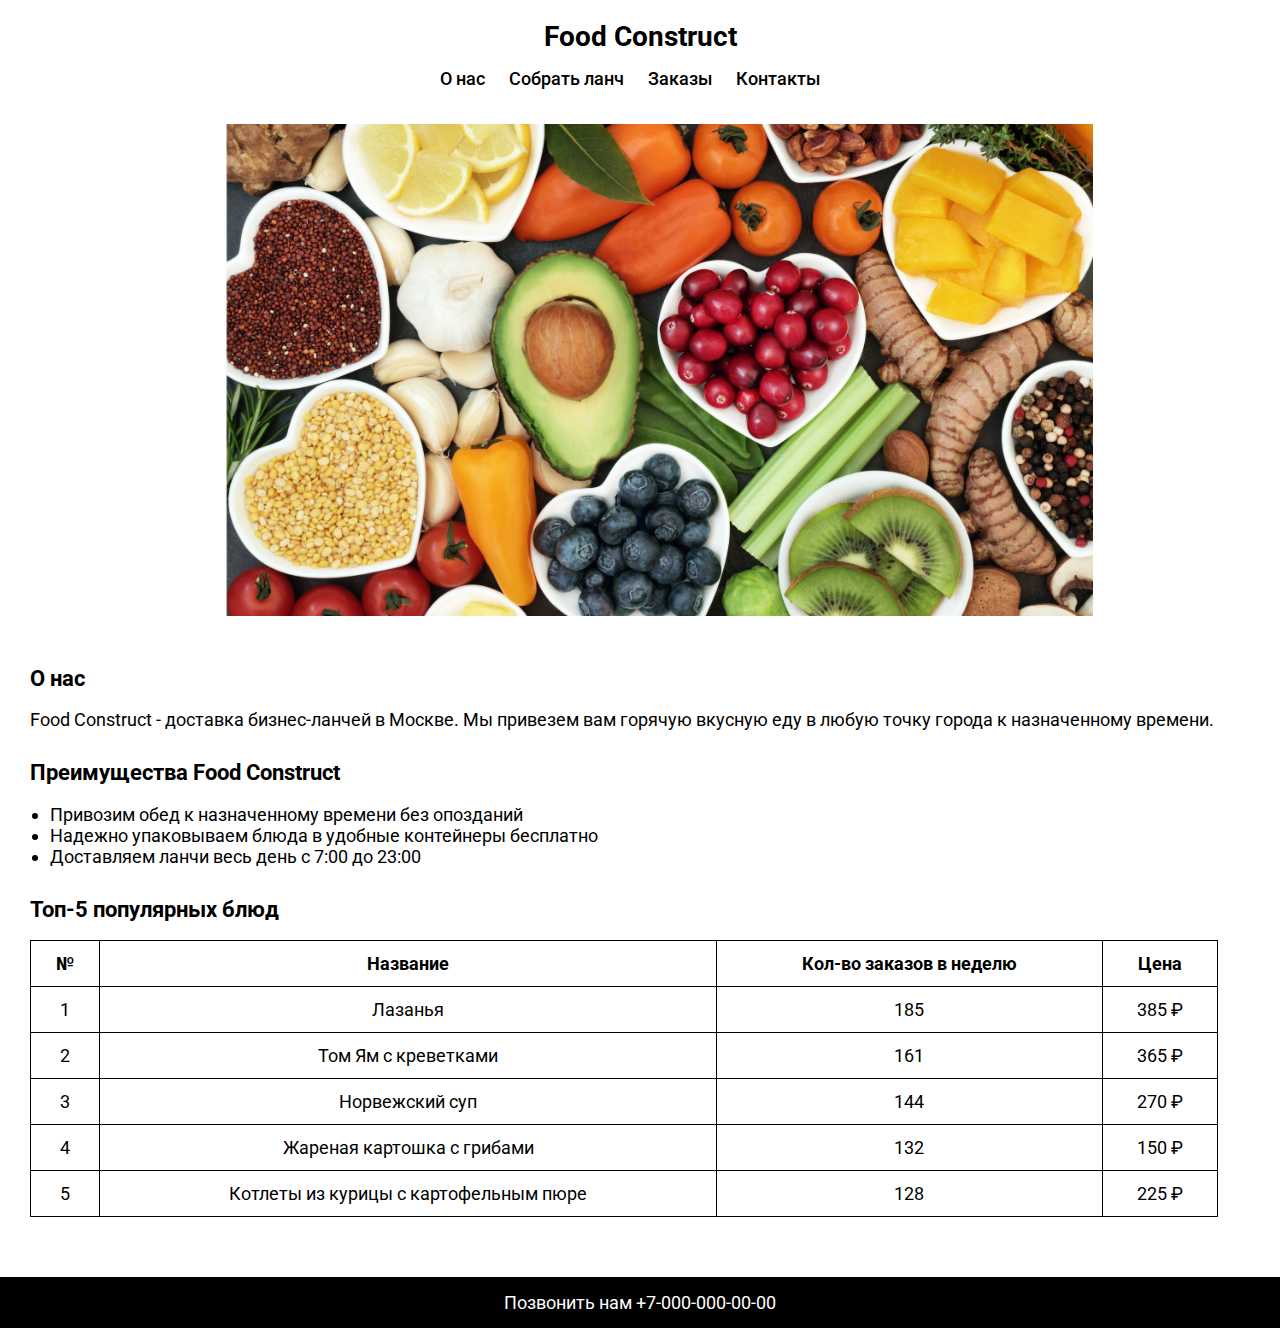
<file: index.html>
<!DOCTYPE html>
<html lang="ru">
<head>
    <meta charset="UTF-8">
    <title>Food Construct</title>
    <style>
        @import url('https://fonts.googleapis.com/css2?family=Roboto:ital,wght@0,100..900;1,100..900&display=swap');

        * {
            box-sizing: border-box;
        }

        body {
            font-family: "Roboto", sans-serif;
            margin: 0;
            font-size: 18px;  
        }

        main{
            padding-left: 30px; /* общий отступ слева */
        }

        header {
            padding: 20px 0;
            text-align: center;
        }
        header h1 {
            margin: 0;
            font-size: 28px; 
        }
        nav {
            margin: 15px 0;
        }

        nav a:hover {
            color: blue;
        }

        nav a {
            margin-right: 20px;
            text-decoration: none;
            color: black;
            font-weight: 500;
            font-size: 18px;
            transition: 0.5s;
        }
        .hero img {
            width: 70%; 
            display: block;
            margin: 0 auto;
        }
        .content {
            padding: 20px 0;
        }
        h2 {
            margin-top: 30px;
            font-size: 22px;
        }
        ul {
            list-style-type: disc;
            padding-left: 20px;
        }
        table {
            width: 95%;
            border-collapse: collapse;
            margin-top: 15px;
        }
        table, th, td {
            border: 1px solid black;
        }
        th, td {
            padding: 12px;
            text-align: center;
            font-size: 18px;
        }
        #footer {
            background: black;
            color: white;
            text-align: left;
            padding: 15px;
            margin-top: 40px;
            margin-left: 0;
            font-size: 18px;
            text-align: center;
        }
    </style>
</head>
<body>
    
    <header>
        <h1>Food Construct</h1>
        <nav>
            <a href="#us">О нас</a>
            <a href="#">Собрать ланч</a>
            <a href="#">Заказы</a>
            <a href="#footer">Контакты</a>
        </nav>
    </header>

    <main>
        <section class="hero">
            <img src="food.jpg" alt="Еда">
        </section>

        <div class="content">
            <h2 id='us'>О нас</h2>
            <p>Food Construct - доставка бизнес-ланчей в Москве. Мы привезем вам горячую вкусную еду в любую точку города к назначенному времени.</p>

            <h2>Преимущества Food Construct</h2>
            <ul>
                <li>Привозим обед к назначенному времени без опозданий</li>
                <li>Надежно упаковываем блюда в удобные контейнеры бесплатно</li>
                <li>Доставляем ланчи весь день с 7:00 до 23:00</li>
            </ul>

            <h2>Топ-5 популярных блюд</h2>
            <table>
                <tr>
                    <th>№</th>
                    <th>Название</th>
                    <th>Кол-во заказов в неделю</th>
                    <th>Цена</th>
                </tr>
                <tr>
                    <td>1</td>
                    <td>Лазанья</td>
                    <td>185</td>
                    <td>385 ₽</td>
                </tr>
                <tr>
                    <td>2</td>
                    <td>Том Ям с креветками</td>
                    <td>161</td>
                    <td>365 ₽</td>
                </tr>
                <tr>
                    <td>3</td>
                    <td>Норвежский суп</td>
                    <td>144</td>
                    <td>270 ₽</td>
                </tr>
                <tr>
                    <td>4</td>
                    <td>Жареная картошка с грибами</td>
                    <td>132</td>
                    <td>150 ₽</td>
                </tr>
                <tr>
                    <td>5</td>
                    <td>Котлеты из курицы с картофельным пюре</td>
                    <td>128</td>
                    <td>225 ₽</td>
                </tr>
            </table>
        </div>
    </main>

    <footer id="footer">
        Позвонить нам +7-000-000-00-00
    </footer>
</body>
</html>
</file>
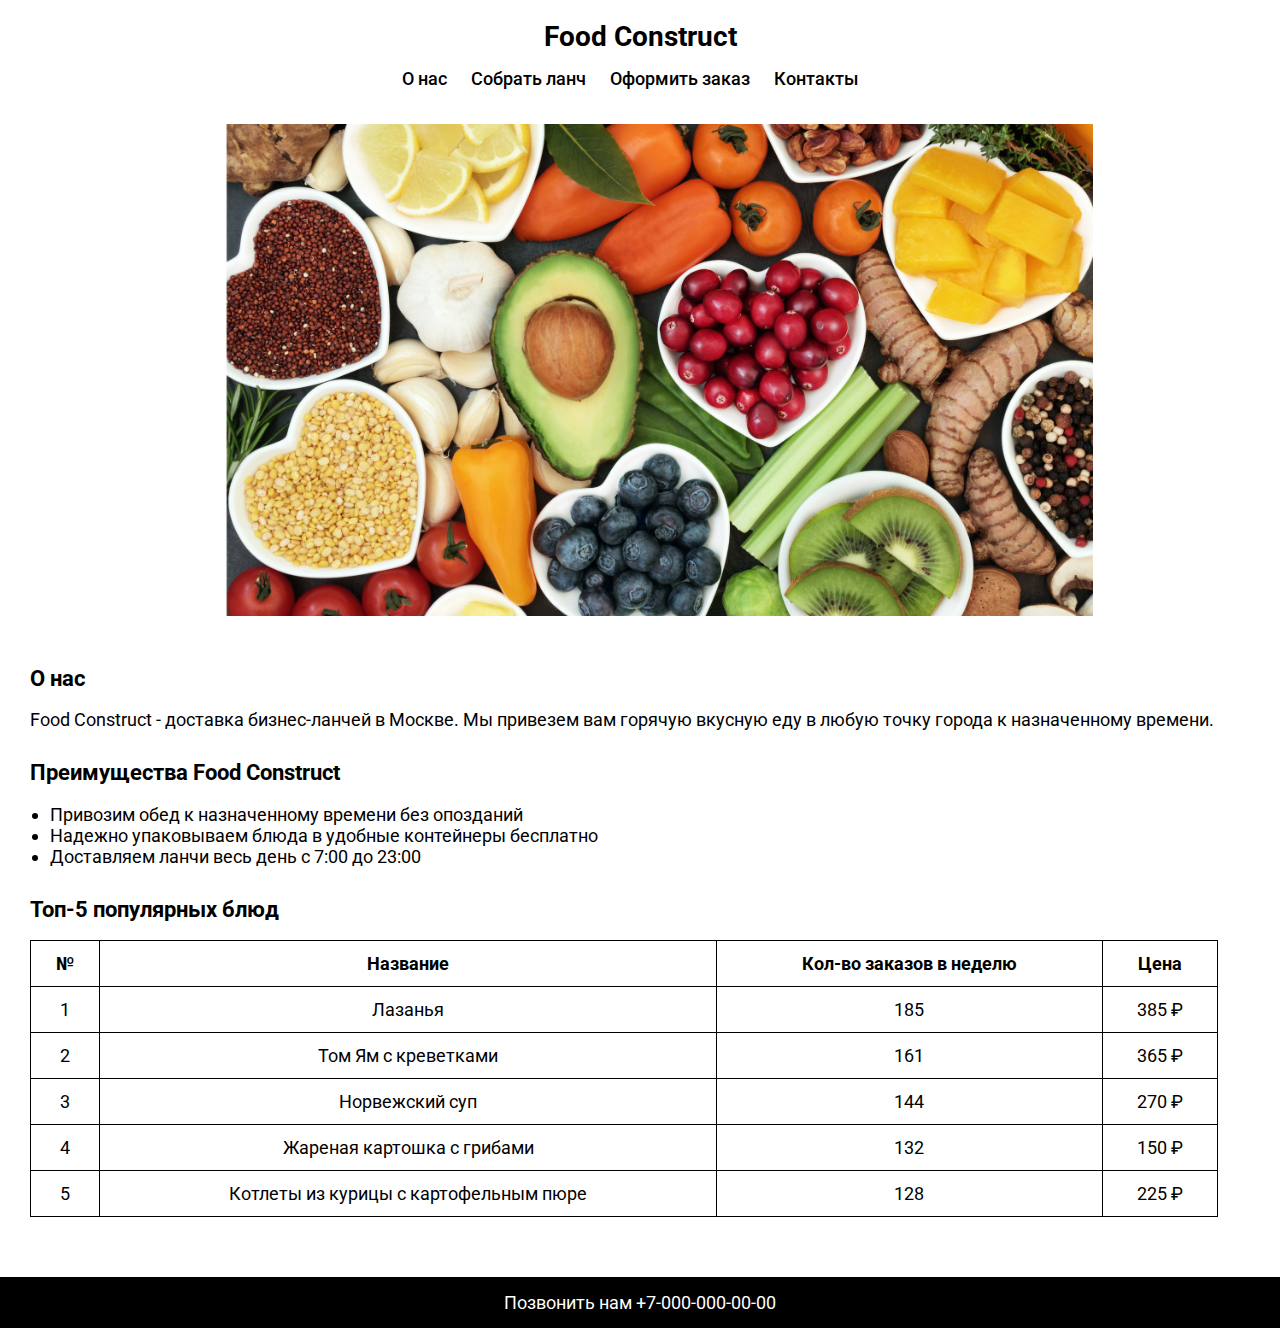
<file: repos/index.html>
<!DOCTYPE html>
<html lang="ru">
<head>
    <meta charset="UTF-8">
    <title>Food Construct</title>
    <style>
        @import url('https://fonts.googleapis.com/css2?family=Roboto:ital,wght@0,100..900;1,100..900&display=swap');
    </style>
    <link rel="stylesheet" href="css/main.css">
</head>
<body>
    
    <header>
        <h1>Food Construct</h1>
        <nav>
            <a href="index.html" id="active">О нас</a>
            <a href="lunch/set-lunch.html">Собрать ланч</a>
            <a href="order-form.html">Оформить заказ</a>
            <a href="#footer">Контакты</a>
        </nav>

    </header>

    <main>
        <section class="hero">
            <img src="images/food.jpg" alt="Еда">
        </section>

        <div class="content">
            <h2 id='us'>О нас</h2>
            <p>Food Construct - доставка бизнес-ланчей в Москве. Мы привезем вам горячую вкусную еду в любую точку города к назначенному времени.</p>

            <h2>Преимущества Food Construct</h2>
            <ul>
                <li>Привозим обед к назначенному времени без опозданий</li>
                <li>Надежно упаковываем блюда в удобные контейнеры бесплатно</li>
                <li>Доставляем ланчи весь день с 7:00 до 23:00</li>
            </ul>

            <h2>Топ-5 популярных блюд</h2>
            <table>
                <tr>
                    <th>№</th>
                    <th>Название</th>
                    <th>Кол-во заказов в неделю</th>
                    <th>Цена</th>
                </tr>
                <tr>
                    <td>1</td>
                    <td>Лазанья</td>
                    <td>185</td>
                    <td>385 ₽</td>
                </tr>
                <tr>
                    <td>2</td>
                    <td>Том Ям с креветками</td>
                    <td>161</td>
                    <td>365 ₽</td>
                </tr>
                <tr>
                    <td>3</td>
                    <td>Норвежский суп</td>
                    <td>144</td>
                    <td>270 ₽</td>
                </tr>
                <tr>
                    <td>4</td>
                    <td>Жареная картошка с грибами</td>
                    <td>132</td>
                    <td>150 ₽</td>
                </tr>
                <tr>
                    <td>5</td>
                    <td>Котлеты из курицы с картофельным пюре</td>
                    <td>128</td>
                    <td>225 ₽</td>
                </tr>
            </table>
        </div>
    </main>

    <footer id="footer">
        Позвонить нам +7-000-000-00-00
    </footer>
</body>
</html>
</file>
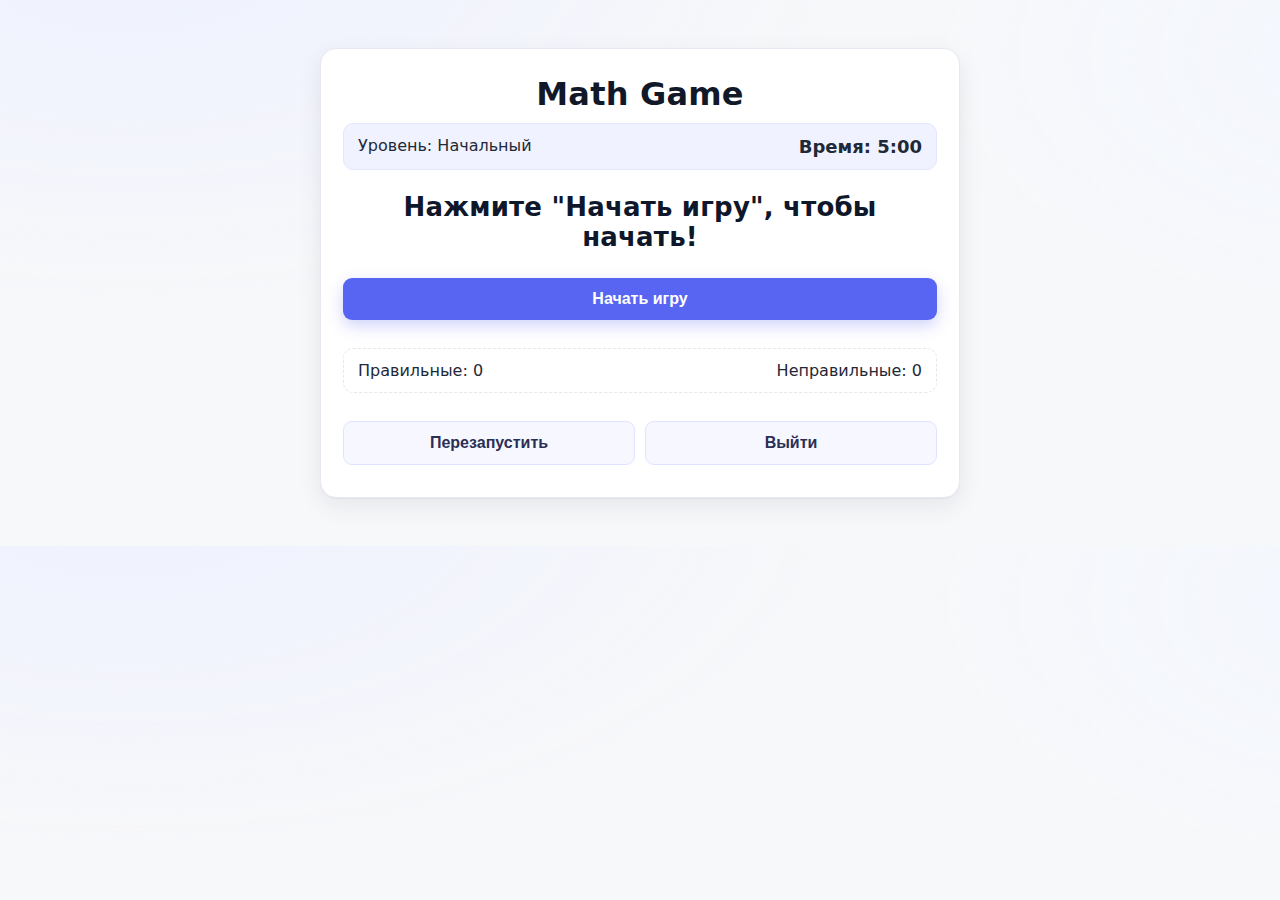
<file: lab 5/game/index.html>
<!DOCTYPE html>
<html lang="ru">
<head>
    <meta charset="UTF-8">
    <meta name="viewport" content="width=device-width, initial-scale=1.0">
    <title>Математическая Игра</title>
    <link rel="stylesheet" href="styles.css">
</head>
<body>
    <div class="game-container" id="gameContainer">
        <h1>Math Game</h1>
        
        <div class="info">
            <div>Уровень: <span id="levelDisplay">Начальный</span></div>
            <div class="timer">Время: <span id="timeLeft">5:00</span></div>
        </div>
        
        <div class="question" id="question">Загрузка...</div>
        
        <button id="startBtn">Начать игру</button>

        <div class="input-container hidden">
            <input type="text" id="answerInput" placeholder="Введите ответ" autocomplete="off">
        </div>
        
        <button class="hidden" id="submitBtn">Отправить</button>
        
        <div class="results">
            <div>Правильные: <span id="correctCount">0</span></div>
            <div>Неправильные: <span id="incorrectCount">0</span></div>
        </div>
        
        <div class="status" id="status"></div>
        
        <div class="level-buttons" id="levelButtons">
            <button id="restartBtn">Перезапустить</button>
            <button id="quitBtn">Выйти</button>
        </div>
        
        <div id="congratulations" class="hidden">
            <h2>Поздравляем!</h2>
            <p id="congratsMessage">Вы успешно завершили игру!</p>
            <button id="playAgainBtn">Играть снова</button>
        </div>
    </div>

    <script src="script.js"></script>
</body>
</html>
</file>
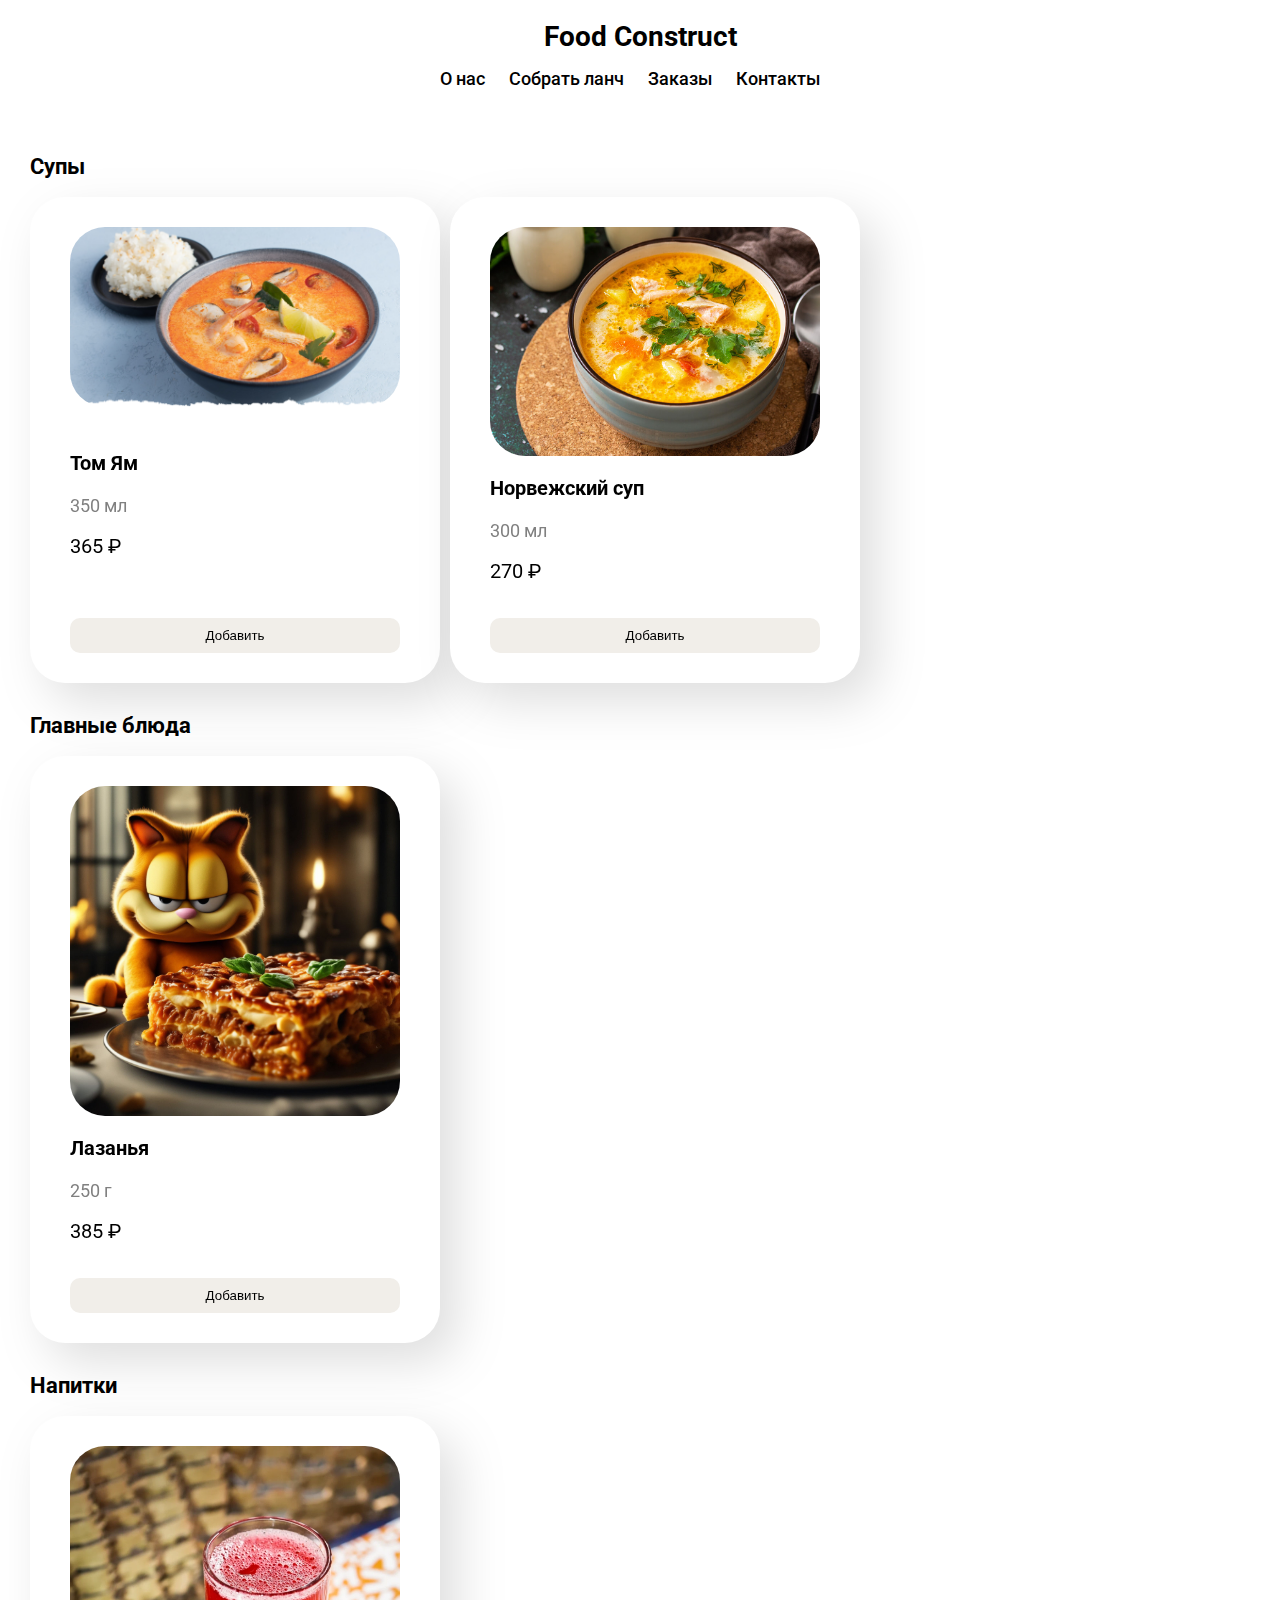
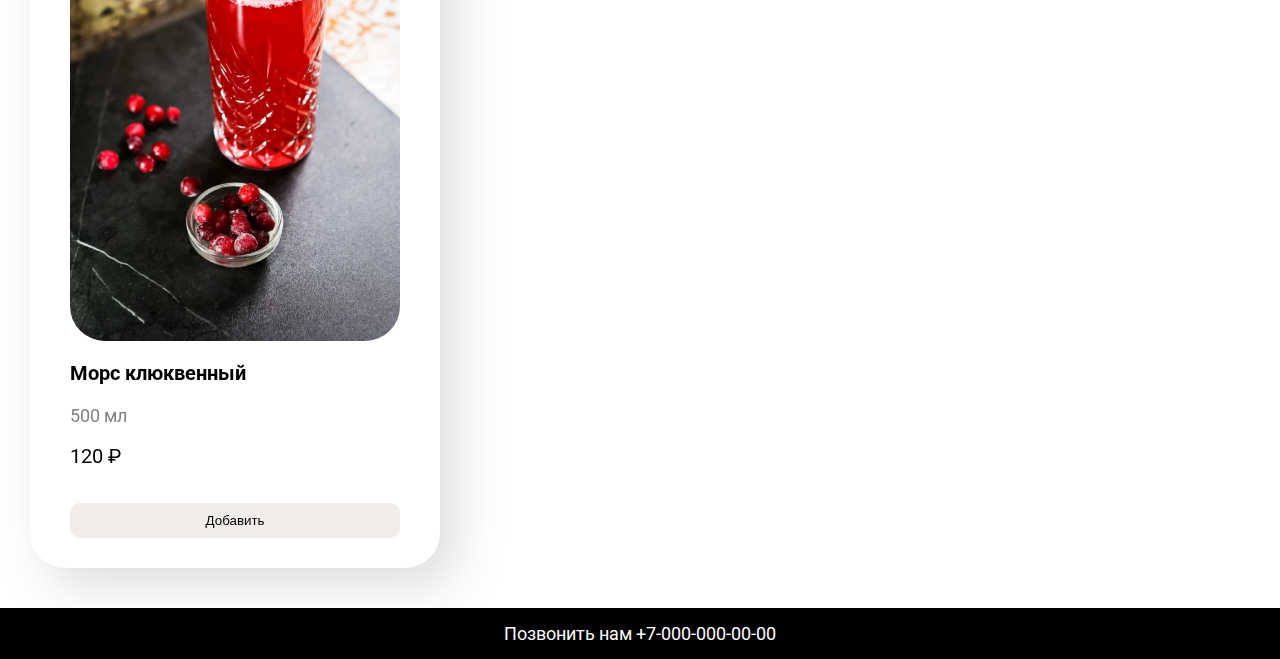
<file: lunch.html>
<!DOCTYPE html>
<html lang="ru">
<head>
    <meta charset="UTF-8">
    <meta name="viewport" content="width=device-width, initial-scale=1.0">
    <title>Собрать ланч - Food Construct</title>
    <link rel="stylesheet" href="css/main.css">
    <link rel="stylesheet" href="css/lunch.css">
    <link href="https://fonts.googleapis.com/css2?family=Roboto:wght@400;500;700&display=swap" rel="stylesheet">
</head>
<body>
    <header>
        <h1>Food Construct</h1>
        <nav>
            <a href="index.html">О нас</a>
            <a href="lunch.html" id="active">Собрать ланч</a>
            <a href="#">Заказы</a>
            <a href="#footer">Контакты</a>
        </nav>
    </header>

    <main>
        <!-- Супы -->
        <section>
            <h2>Супы</h2>
            <div class="dishes-grid">
                <div class="dish">
                    <img src="images/soup1.jpg" alt="Суп">
                    <div class="dish-info">
                        <p class="name">Том Ям</p>
                        <p class="weight">350 мл</p>
                        <p class="price">365 ₽</p>
                    </div>
                    <button>Добавить</button>
                </div>
                <div class="dish">
                    <img src="images/soup2.jpg" alt="Суп">
                    <div class="dish-info">
                        <p class="name">Норвежский суп</p>
                        <p class="weight">300 мл</p>
                        <p class="price">270 ₽</p>
                    </div>
                    <button>Добавить</button>
                </div>
                <!-- ещё блюда -->
            </div>
        </section>

        <!-- Главные блюда -->
        <section>
            <h2>Главные блюда</h2>
            <div class="dishes-grid">
                <div class="dish">
                    <img src="images/main1.jpg" alt="Лазанья">
                    <div class="dish-info">
                        <p class="name">Лазанья</p>
                        <p class="weight">250 г</p>
                        <p class="price">385 ₽</p>
                    </div>
                    <button>Добавить</button>
                </div>
                <!-- ещё блюда -->
            </div>
        </section>

        <!-- Напитки -->
        <section>
            <h2>Напитки</h2>
            <div class="dishes-grid">
                <div class="dish">
                    <img src="images/drink1.jpg" alt="Морс">
                    <div class="dish-info">
                        <p class="name">Морс клюквенный</p>
                        <p class="weight">500 мл</p>
                        <p class="price">120 ₽</p>
                    </div>
                    <button>Добавить</button>
                </div>
                <!-- ещё напитки -->
            </div>
        </section>
    </main>

    <footer id="footer">
        Позвонить нам +7-000-000-00-00
    </footer>
</body>
</html>
</file>
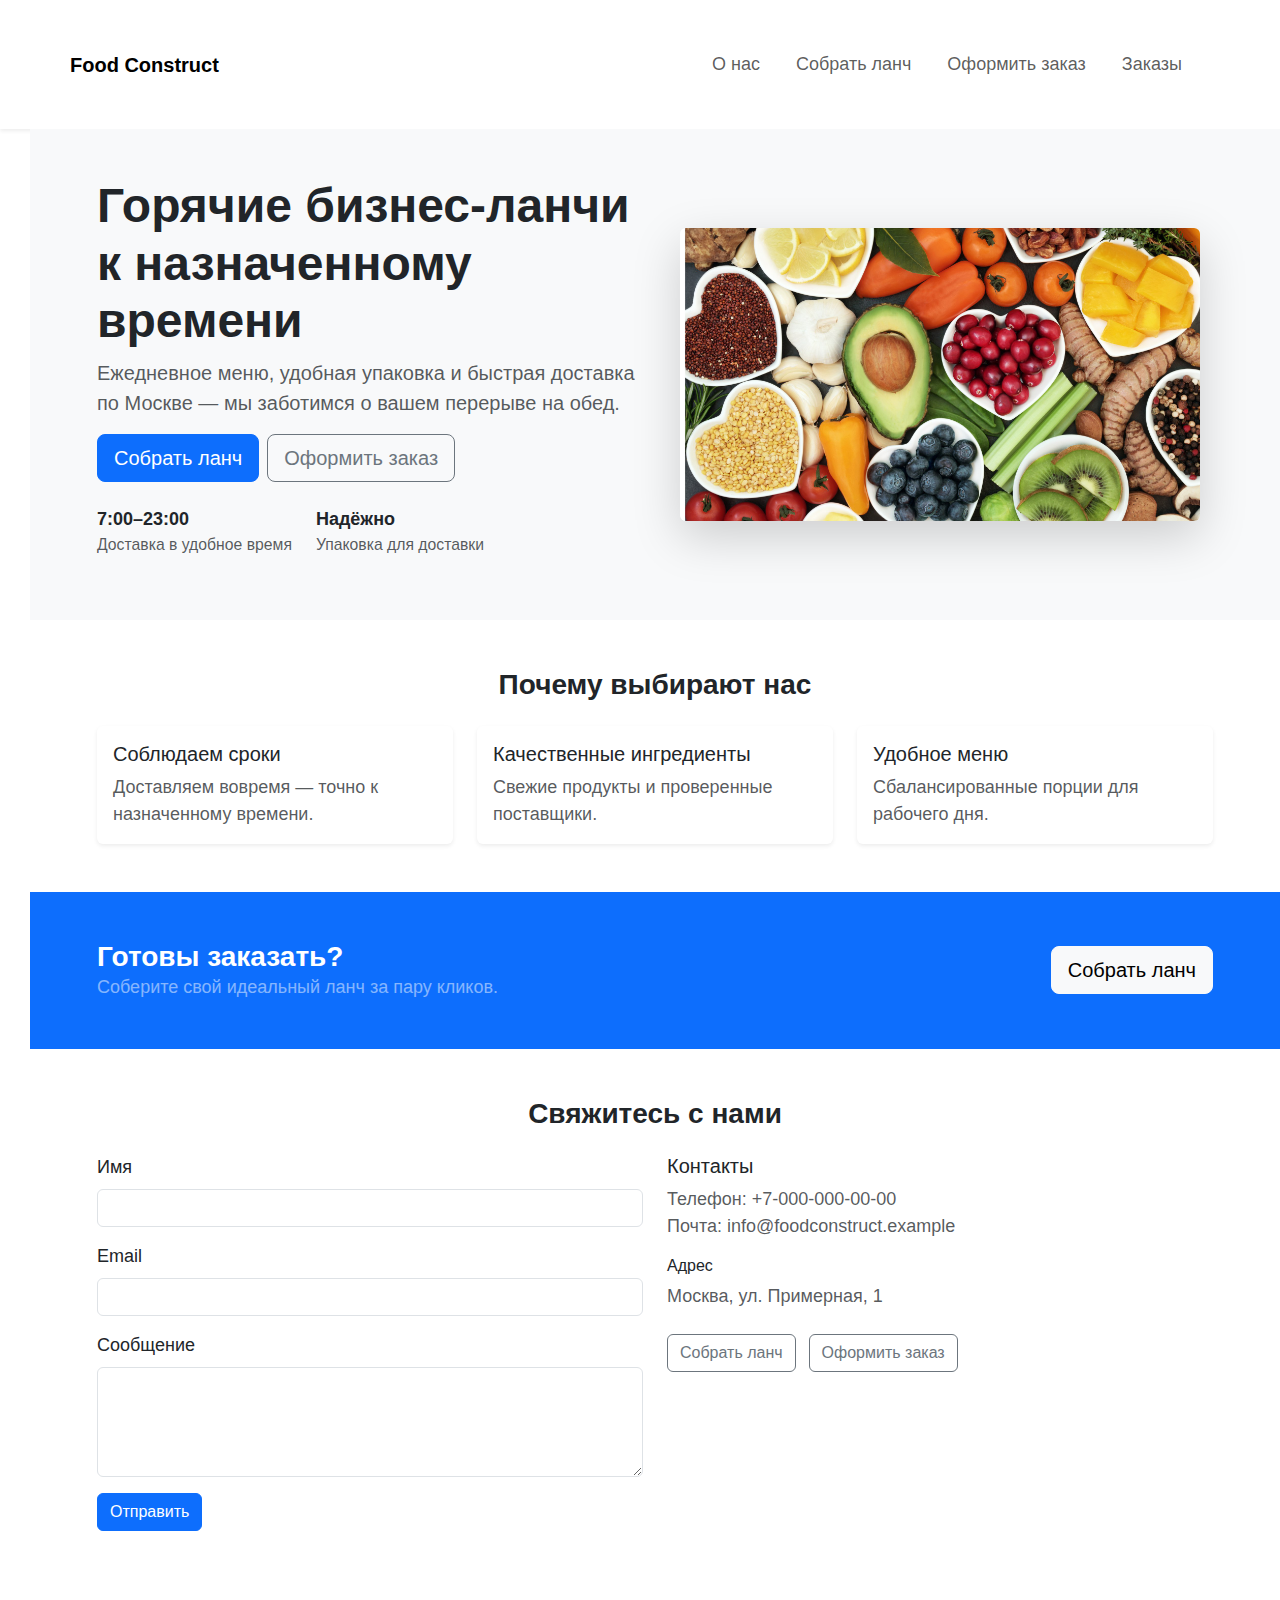
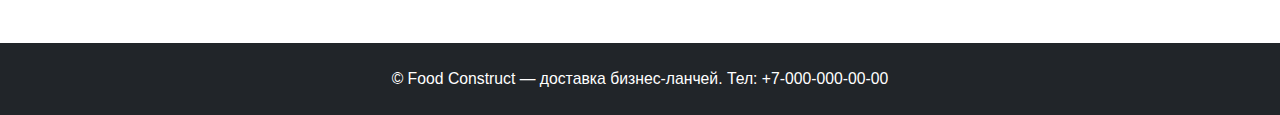
<file: repos/landing.html>
<!doctype html>
<html lang="ru">
<head>
  <meta charset="utf-8" />
  <meta name="viewport" content="width=device-width, initial-scale=1" />
  <title>Food Construct — бизнес-ланчи</title>

  <link href="https://cdn.jsdelivr.net/npm/bootstrap@5.3.2/dist/css/bootstrap.min.css" rel="stylesheet">

  <link rel="stylesheet" href="css/main.css">
  <link rel="stylesheet" href="css/landing.css">
</head>
<body>

  <header class="bg-white shadow-sm">
    <nav class="container navbar navbar-expand-lg navbar-light">
      <a class="navbar-brand fw-bold" href="index.html">Food Construct</a>
      <button class="navbar-toggler" type="button" data-bs-toggle="collapse" data-bs-target="#navMain">
        <span class="navbar-toggler-icon"></span>
      </button>
      <div class="collapse navbar-collapse" id="navMain">
        <ul class="navbar-nav ms-auto">
          <li class="nav-item"><a class="nav-link" href="index.html">О нас</a></li>
          <li class="nav-item"><a class="nav-link" href="lunch/set-lunch.html">Собрать ланч</a></li>
          <li class="nav-item"><a class="nav-link" href="order-form.html">Оформить заказ</a></li>
          <li class="nav-item"><a class="nav-link" href="orders.html">Заказы</a></li>
        </ul>
      </div>
    </nav>
  </header>

  <main>
    <section class="py-5 bg-light">
      <div class="container">
        <div class="row align-items-center">
          <div class="col-lg-6">
            <h1 class="display-5 fw-bold">Горячие бизнес-ланчи к назначенному времени</h1>
            <p class="lead text-muted">Ежедневное меню, удобная упаковка и быстрая доставка по Москве — мы заботимся о вашем перерыве на обед.</p>
            <div class="d-flex gap-2">
              <a class="btn btn-primary btn-lg" href="lunch/set-lunch.html">Собрать ланч</a>
              <a class="btn btn-outline-secondary btn-lg" href="order-form.html">Оформить заказ</a>
            </div>
            <ul class="mt-4 list-unstyled d-flex gap-4">
              <li><strong>7:00–23:00</strong><div class="text-muted small">Доставка в удобное время</div></li>
              <li><strong>Надёжно</strong><div class="text-muted small">Упаковка для доставки</div></li>
            </ul>
          </div>
          <div class="col-lg-6 text-center">
            <img src="images/food.jpg" alt="Food hero" class="img-fluid rounded shadow-lg hero-img">
          </div>
        </div>
      </div>
    </section>

    <section class="py-5">
      <div class="container">
        <h2 class="h3 fw-bold mb-4 text-center">Почему выбирают нас</h2>
        <div class="row g-4">
          <div class="col-md-4">
            <div class="card h-100 border-0 shadow-sm">
              <div class="card-body">
                <h5 class="card-title">Соблюдаем сроки</h5>
                <p class="card-text text-muted">Доставляем вовремя — точно к назначенному времени.</p>
              </div>
            </div>
          </div>
          <div class="col-md-4">
            <div class="card h-100 border-0 shadow-sm">
              <div class="card-body">
                <h5 class="card-title">Качественные ингредиенты</h5>
                <p class="card-text text-muted">Свежие продукты и проверенные поставщики.</p>
              </div>
            </div>
          </div>
          <div class="col-md-4">
            <div class="card h-100 border-0 shadow-sm">
              <div class="card-body">
                <h5 class="card-title">Удобное меню</h5>
                <p class="card-text text-muted">Сбалансированные порции для рабочего дня.</p>
              </div>
            </div>
          </div>
        </div>
      </div>
    </section>

    <section class="py-5 bg-primary text-white">
      <div class="container">
        <div class="row align-items-center">
          <div class="col-md-9">
            <h3 class="fw-bold mb-0">Готовы заказать?</h3>
            <p class="mb-0 text-white-50">Соберите свой идеальный ланч за пару кликов.</p>
          </div>
          <div class="col-md-3 text-md-end mt-3 mt-md-0">
            <a href="lunch/set-lunch.html" class="btn btn-light btn-lg">Собрать ланч</a>
          </div>
        </div>
      </div>
    </section>

    <section class="py-5">
      <div class="container">
        <h2 class="h3 fw-bold mb-4 text-center">Свяжитесь с нами</h2>
        <div class="row">
          <div class="col-lg-6 mb-4">
            <form id="landingContactForm" novalidate>
              <div class="mb-3">
                <label class="form-label">Имя</label>
                <input type="text" class="form-control" name="name" required>
              </div>
              <div class="mb-3">
                <label class="form-label">Email</label>
                <input type="email" class="form-control" name="email" required>
              </div>
              <div class="mb-3">
                <label class="form-label">Сообщение</label>
                <textarea class="form-control" name="message" rows="4" required></textarea>
              </div>
              <button type="submit" class="btn btn-primary">Отправить</button>
            </form>
            <script>
              document.addEventListener('DOMContentLoaded', function(){
                const form = document.getElementById('landingContactForm');
                form.addEventListener('submit', function(e){
                  e.preventDefault();
                  if (!form.checkValidity()) { form.classList.add('was-validated'); return; }
                  alert('Спасибо! Ваше сообщение отправлено (демо).');
                  form.reset();
                });
              });
            </script>
          </div>
          <div class="col-lg-6">
            <h5>Контакты</h5>
            <p class="text-muted">Телефон: +7-000-000-00-00<br>Почта: info@foodconstruct.example</p>
            <h6>Адрес</h6>
            <p class="text-muted">Москва, ул. Примерная, 1</p>
            <div class="mt-4">
              <a class="btn btn-outline-secondary me-2" href="lunch/set-lunch.html">Собрать ланч</a>
              <a class="btn btn-outline-secondary" href="order-form.html">Оформить заказ</a>
             </div>
          </div>
        </div>
      </div>
    </section>
  </main>

  <footer id="footer" class="py-4 bg-dark text-white">
    <div class="container text-center small">
      © Food Construct — доставка бизнес-ланчей. Тел: +7-000-000-00-00
    </div>
  </footer>

  <script src="https://cdn.jsdelivr.net/npm/bootstrap@5.3.2/dist/js/bootstrap.bundle.min.js"></script>
</body>
</html>
</file>
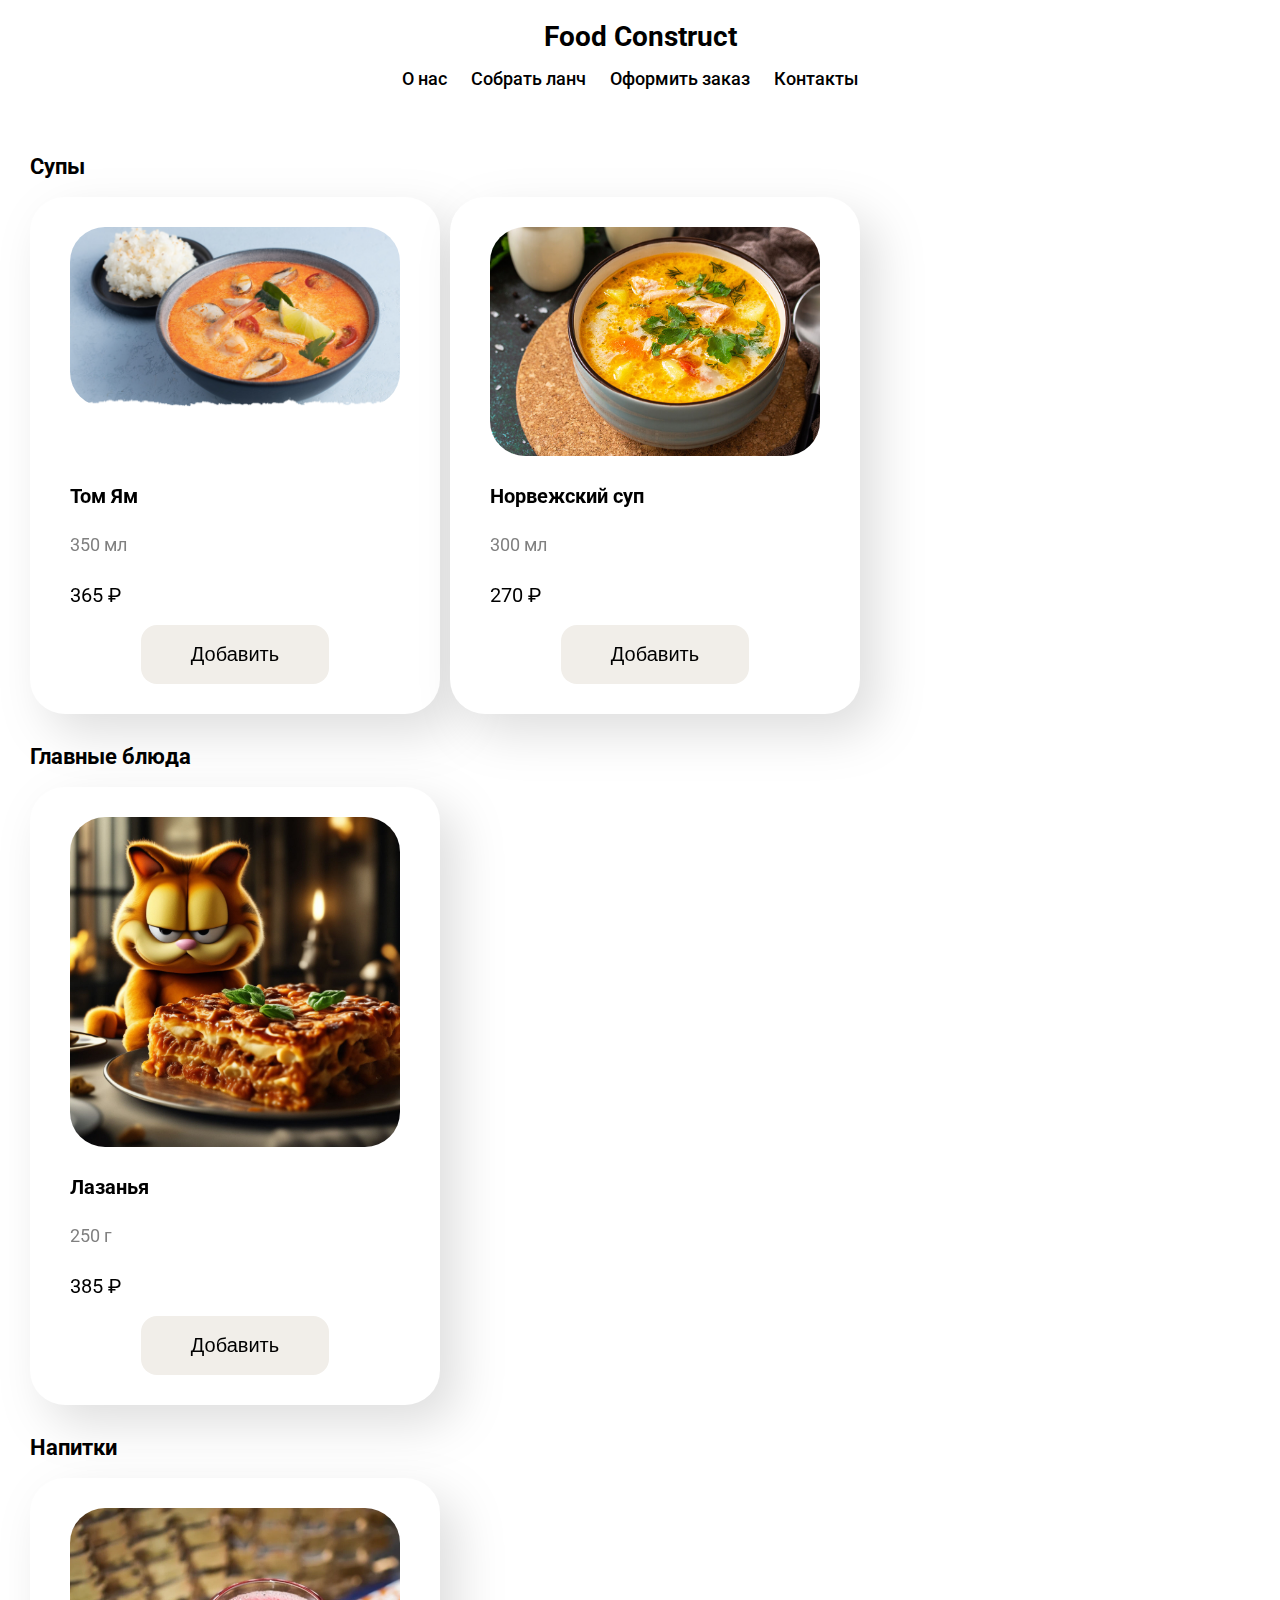
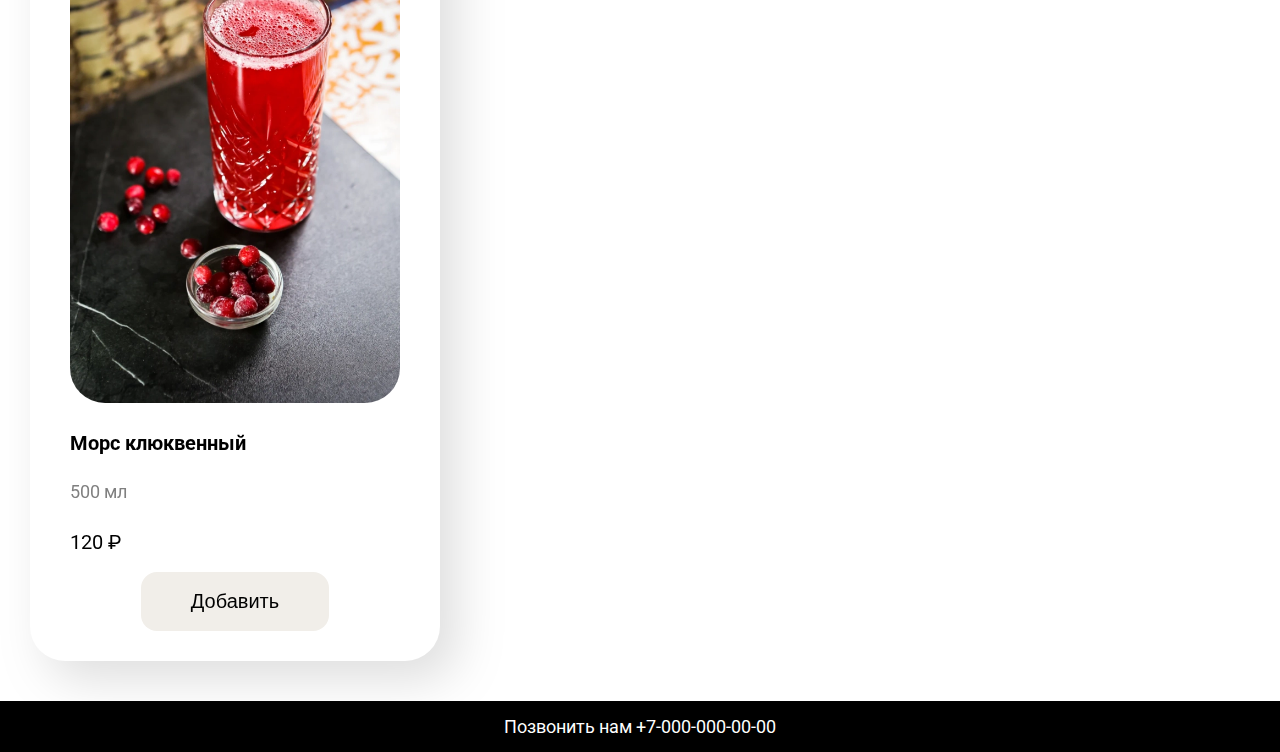
<file: repos/lunch.html>
<!DOCTYPE html>
<html lang="ru">
<head>
    <meta charset="UTF-8">
    <meta name="viewport" content="width=device-width, initial-scale=1.0">
    <title>Собрать ланч - Food Construct</title>
    <link rel="stylesheet" href="css/main.css">
    <link rel="stylesheet" href="css/lunch.css">
    <link href="https://fonts.googleapis.com/css2?family=Roboto:wght@400;500;700&display=swap" rel="stylesheet">
</head>
<body>
    <header>
        <h1>Food Construct</h1>
        <nav>
            <a href="index.html">О нас</a>
            <a href="lunch/set-lunch.html" id="active">Собрать ланч</a>
            <a href="order-form.html">Оформить заказ</a>
            <a href="#footer">Контакты</a>
        </nav>
    </header>

    <main>
        <!-- Супы -->
        <section>
            <h2>Супы</h2>
            <div class="dishes-grid">
                <div class="dish">
                    <img src="images/soup1.jpg" alt="Суп">
                    <div class="dish-info">
                        <p class="name">Том Ям</p>
                        <p class="weight">350 мл</p>
                        <p class="price">365 ₽</p>
                    </div>
                    <button>Добавить</button>
                </div>
                <div class="dish">
                    <img src="images/soup2.jpg" alt="Суп">
                    <div class="dish-info">
                        <p class="name">Норвежский суп</p>
                        <p class="weight">300 мл</p>
                        <p class="price">270 ₽</p>
                    </div>
                    <button>Добавить</button>
                </div>
                <!-- ещё блюда -->
            </div>
        </section>

        <!-- Главные блюда -->
        <section>
            <h2>Главные блюда</h2>
            <div class="dishes-grid">
                <div class="dish">
                    <img src="images/main1.jpg" alt="Лазанья">
                    <div class="dish-info">
                        <p class="name">Лазанья</p>
                        <p class="weight">250 г</p>
                        <p class="price">385 ₽</p>
                    </div>
                    <button>Добавить</button>
                </div>
                <!-- ещё блюда -->
            </div>
        </section>

        <!-- Напитки -->
        <section>
            <h2>Напитки</h2>
            <div class="dishes-grid">
                <div class="dish">
                    <img src="images/drink1.jpg" alt="Морс">
                    <div class="dish-info">
                        <p class="name">Морс клюквенный</p>
                        <p class="weight">500 мл</p>
                        <p class="price">120 ₽</p>
                    </div>
                    <button>Добавить</button>
                </div>
                <!-- ещё напитки -->
            </div>
        </section>
    </main>

    <footer id="footer">
        Позвонить нам +7-000-000-00-00
    </footer>
</body>
</html>
</file>
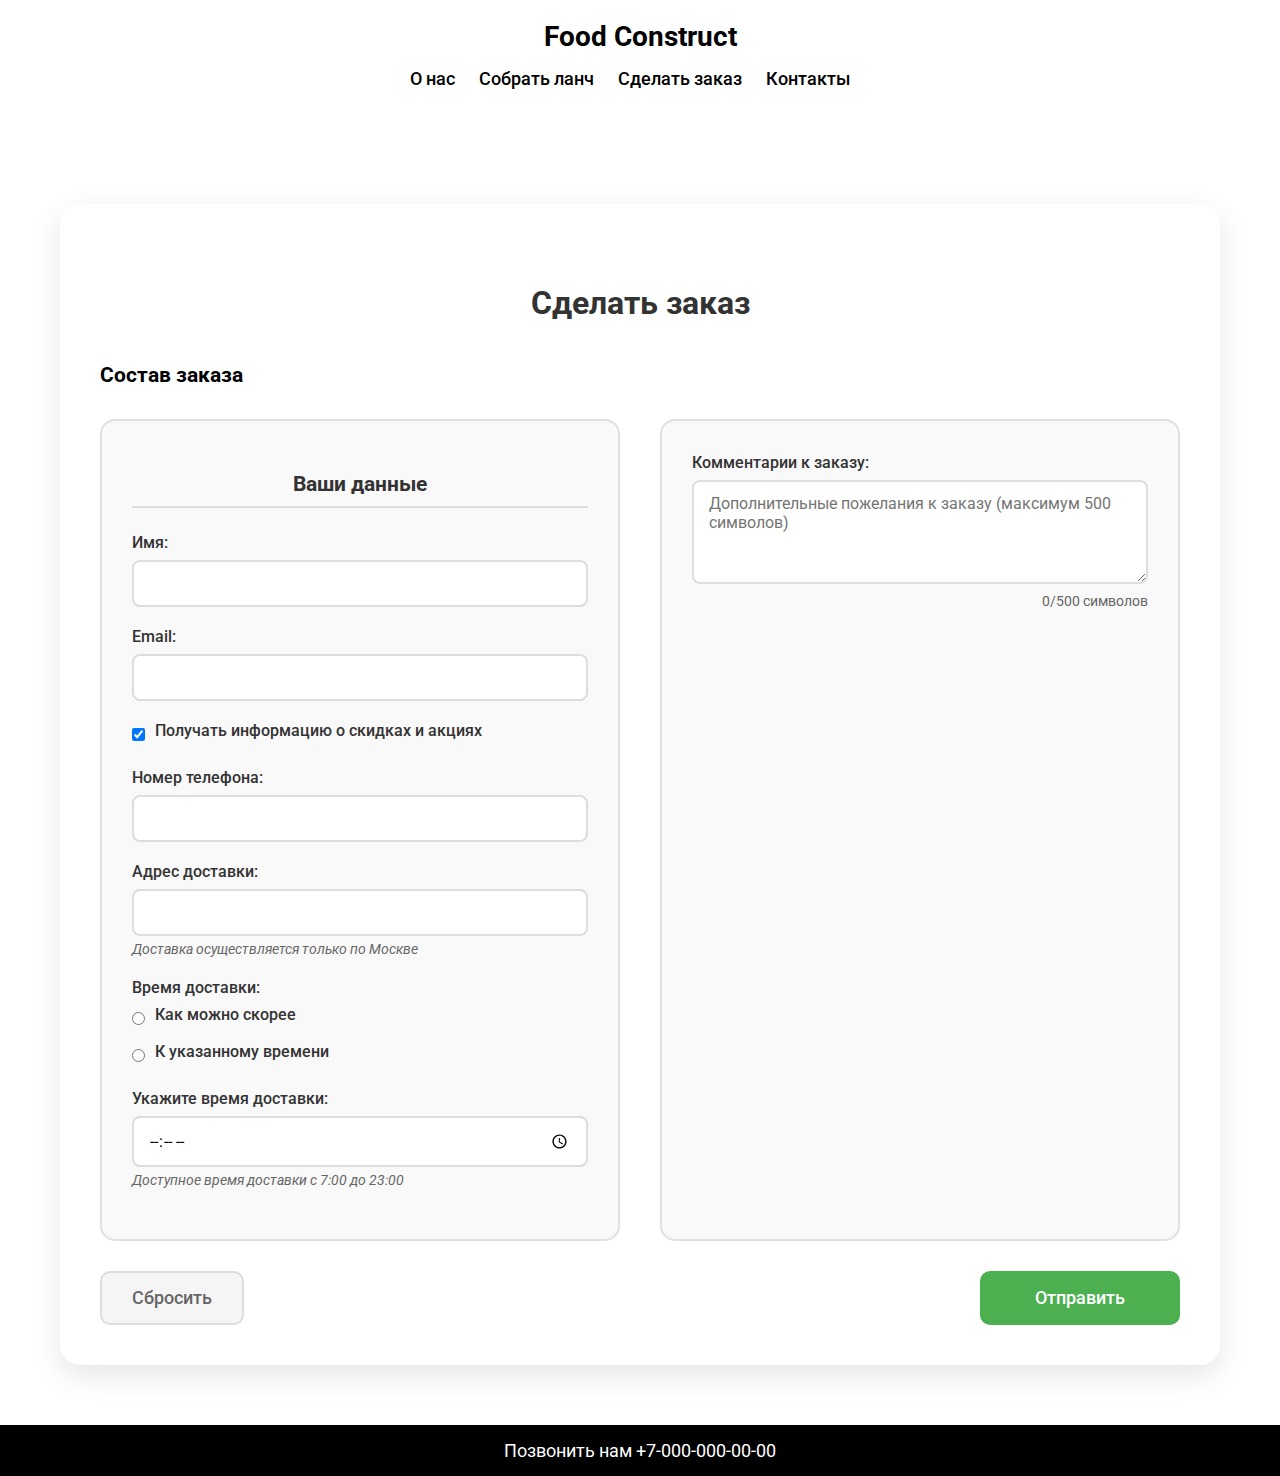
<file: repos/order-form.html>
<!DOCTYPE html>
<html lang="ru">
<head>
    <meta charset="UTF-8">
    <meta name="viewport" content="width=device-width, initial-scale=1.0">
    <title>Форма заказа Food Construct</title>
    <style>
        @import url('https://fonts.googleapis.com/css2?family=Roboto:ital,wght@0,100..900;1,100..900&display=swap');
    </style>
    <link rel="stylesheet" href="css/main.css">
    <link rel="stylesheet" href="css/lunch.css">
    <link rel="stylesheet" href="lunch/set-lunch-styles.css">
</head>
<body>
    <header>
        <h1>Food Construct</h1>
        <nav>
            <a href="index.html">О нас</a>
            <a href="lunch/set-lunch.html">Собрать ланч</a>
            <a href="#order_form" class="active">Сделать заказ</a>
            <a href="#contacts">Контакты</a>
        </nav>
    </header>
    <main>
        <section id="order_form">
                <h2>Сделать заказ</h2>
                <!-- Заголовок слева -->
                <div style="display:flex; justify-content:flex-start; align-items:center; gap:12px;">
                    <h3 style="margin:0;">Состав заказа</h3>
                </div>

                <!-- Сетка карточек (как на странице Собрать ланч). JS заполнит #orderItemsGrid.
                     Если пусто, скрипт покажет #orderItemsEmpty -->
                <div id="orderItemsGrid" class="menu-grid" style="margin:12px 0 20px;"></div>
                <p id="orderItemsEmpty" style="display:none; margin-top:12px">
                    Ничего не выбрано. Чтобы добавить блюда в заказ, перейдите на страницу
                    <a href="lunch/set-lunch.html">Собрать ланч</a>.
                </p>

                <form action="https://httpbin.org/post" method="post" id="orderForm">
                    <div class="form-container">
                        <!-- Блок с данными клиента -->
                        <div class="client-data-block">
                            <h3>Ваши данные</h3>
                            <div class="form-group">
                                <label for="name">Имя:</label>
                                <input type="text" id="name" name="name" required>
                            </div>
                            <div class="form-group">
                                <label for="email">Email:</label>
                                <input type="email" id="email" name="email" required>
                            </div>
                            <div class="form-group checkbox-group">
                                <input type="checkbox" id="newsletter" name="newsletter" value="yes" checked>
                                <label for="newsletter">Получать информацию о скидках и акциях</label>
                            </div>
                            <div class="form-group">
                                <label for="phone">Номер телефона:</label>
                                <input type="tel" id="phone" name="phone" required>
                            </div>
                            <div class="form-group">
                                <label for="address">Адрес доставки:</label>
                                <input type="text" id="address" name="address" required>
                                <small class="delivery-info">Доставка осуществляется только по Москве</small>
                            </div>
                            <div class="form-group">
                                <label>Время доставки:</label>
                                <div class="radio-group">
                                    <div class="radio-item">
                                        <input type="radio" id="delivery_asap" name="delivery_time" value="asap" required>
                                        <label for="delivery_asap">Как можно скорее</label>
                                    </div>
                                    <div class="radio-item">
                                        <input type="radio" id="delivery_scheduled" name="delivery_time" value="scheduled" required>
                                        <label for="delivery_scheduled">К указанному времени</label>
                                    </div>
                                </div>
                            </div>
                            <div class="form-group">
                                <label for="delivery_time_input">Укажите время доставки:</label>
                                <input type="time" id="delivery_time_input" name="delivery_time_input" min="07:00" max="23:00" step="300">
                                <small class="delivery-info">Доступное время доставки с 7:00 до 23:00</small>
                            </div>
                        </div>
                        <!-- Комментарии к заказу -->
                        <div class="order-block">
                            <h3 style="visibility:hidden; height:0; margin:0; padding:0;">placeholder</h3>
                            <div class="form-group">
                                <label for="comments">Комментарии к заказу:</label>
                                <textarea id="comments" name="comments" rows="4" cols="50" maxlength="500" placeholder="Дополнительные пожелания к заказу (максимум 500 символов)"></textarea>
                                <div class="char-counter">
                                    <span id="charCount">0</span>/500 символов
                                </div>
                            </div>
                        </div>
                    </div>
                    <!-- Кнопки формы -->
                    <div class="form-buttons">
                        <button type="reset" class="reset-btn">Сбросить</button>
                        <button type="submit" class="submit-btn">Отправить</button>
                    </div>
                </form>
        </section>
     </main>
    <footer id="footer">
        Позвонить нам +7-000-000-00-00
    </footer>
    <script src="lunch/js/dishes-data.js"></script>
    <script src="lunch/js/menu.js"></script>
</body>
</html>
</file>
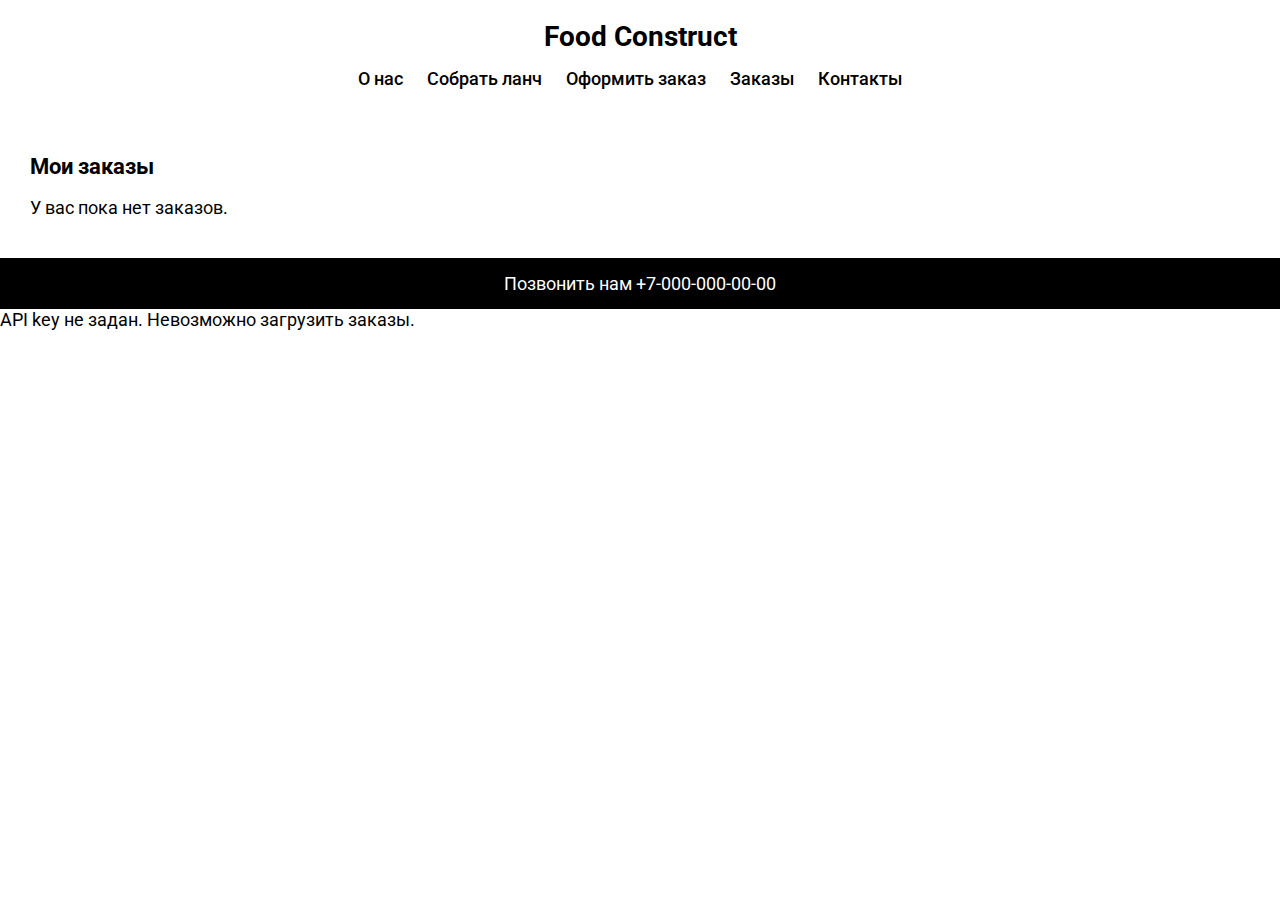
<file: repos/orders.html>
<!DOCTYPE html>
<html lang="ru">
<head>
    <meta charset="UTF-8">
    <title>Мои заказы - Food Construct</title>
    <meta name="viewport" content="width=device-width, initial-scale=1.0">
    <style>
        @import url('https://fonts.googleapis.com/css2?family=Roboto:ital,wght@0,100..900;1,100..900&display=swap');
    </style>
    <link rel="stylesheet" href="css/main.css">
</head>
<body>
    <header>
        <h1>Food Construct</h1>
        <nav>
            <a href="index.html">О нас</a>
            <a href="lunch/set-lunch.html">Собрать ланч</a>
            <a href="order-form.html">Оформить заказ</a>
            <a href="orders.html" id="active">Заказы</a>
            <a href="#footer">Контакты</a>
        </nav>
    </header>

    <main>
        <section class="orders-container">
            <h2>Мои заказы</h2>
            <p id="orders-empty" style="display:none;">У вас пока нет заказов.</p>
            <table class="orders-table" id="ordersTable">
                <thead>
                    <tr>
                        <th>#</th>
                        <th>Дата</th>
                        <th>Состав</th>
                        <th>Стоимость, ₽</th>
                        <th>Время доставки</th>
                        <th>Действия</th>
                    </tr>
                </thead>
                <tbody>
                    <!-- rows will be injected here -->
                </tbody>
            </table>
        </section>
    </main>

    <footer id="footer">
        Позвонить нам +7-000-000-00-00
    </footer>

    <!-- root for modals and notifications -->
    <div id="modalRoot"></div>
    <script src="js/orders.js"></script>
</body>
</html>
</file>
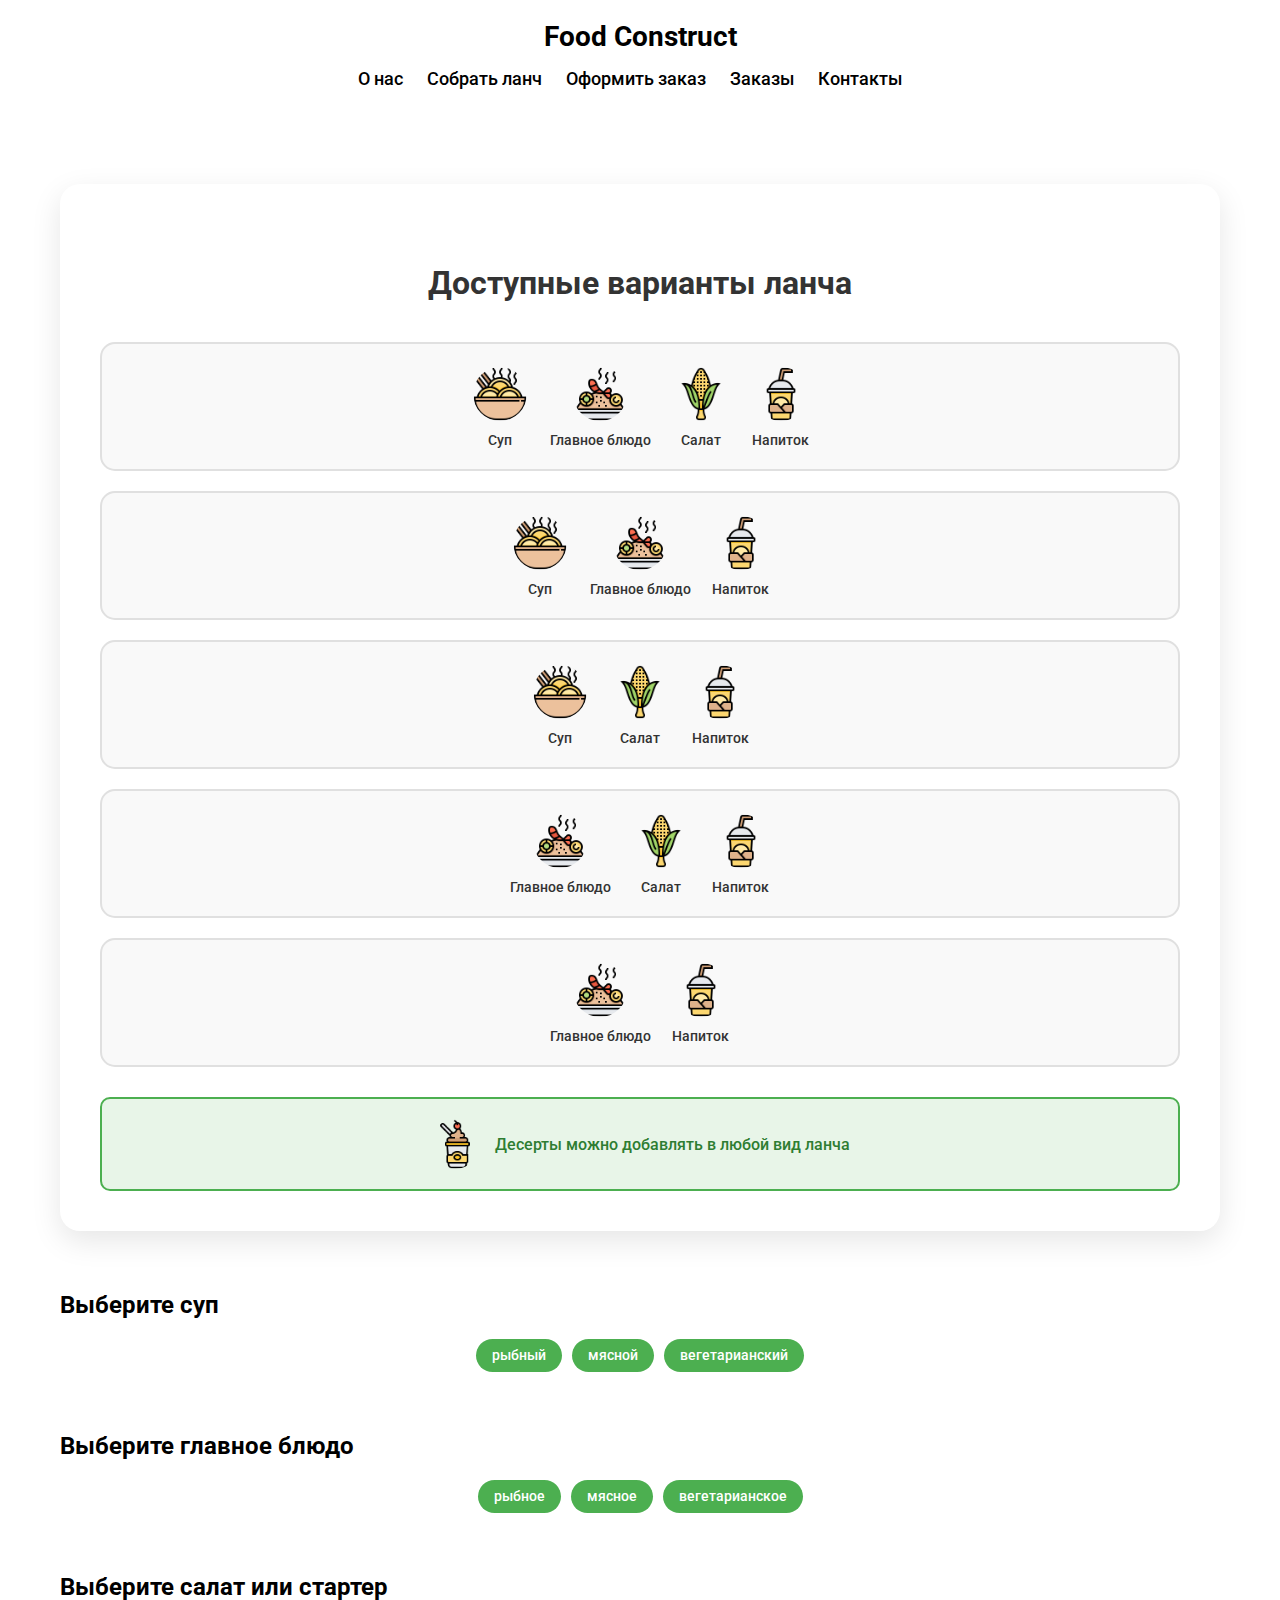
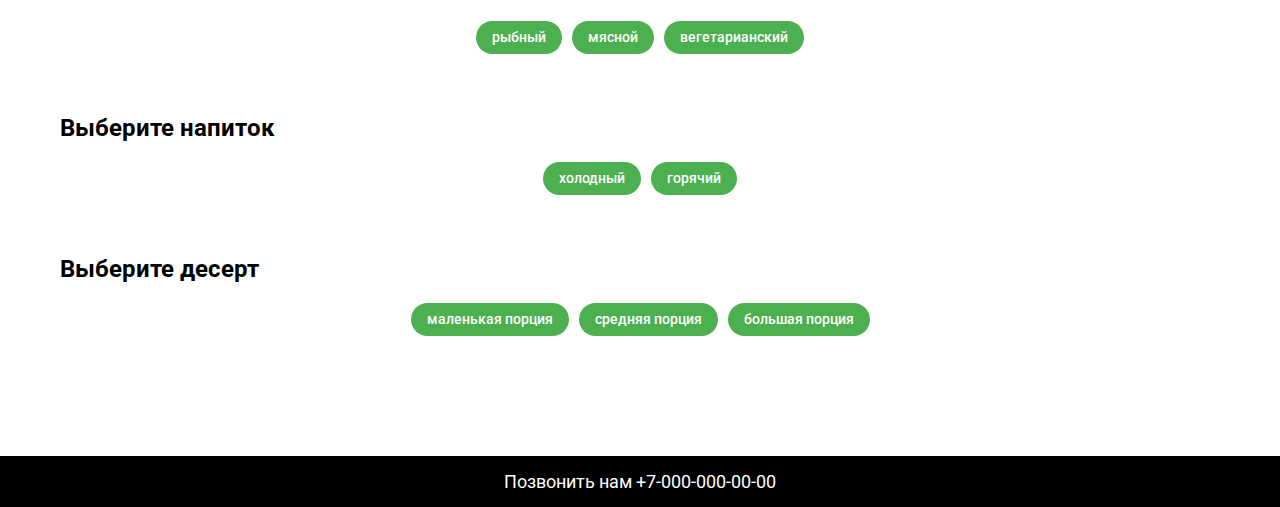
<file: repos/lunch/set-lunch.html>
<!DOCTYPE html>
<html lang="ru">
<head>
    <meta charset="UTF-8">
    
    <meta name="viewport" content="width=device-width, initial-scale=1.0">

    <title>Food Construct</title>

    <link href="https://fonts.googleapis.com/css2?family=Roboto:wght@400;500;700&display=swap" rel="stylesheet">
    
    <link rel="stylesheet" href="../css/main.css">
    <link rel="stylesheet" href="set-lunch-styles.css">

</head>
<body>
    <header>
        <h1>Food Construct</h1>
        <nav>
            <a href="../index.html">О нас</a>
            <a href="set-lunch.html" id="active">Собрать ланч</a>
            <a href="../order-form.html">Оформить заказ</a>
            <a href="../orders.html">Заказы</a>
            <a href="#footer">Контакты</a>
        </nav>
    </header>

    <main>
        <!-- Доступные варианты ланча -->
        <section id="lunch_options">
            <h2>Доступные варианты ланча</h2>
            <div class="lunch-variants-container">
                <!-- Вариант 1: Суп + Главное блюдо + Салат + Напиток -->
                <div class="lunch-variant">
                    <div class="combo-item">
                        <img src="../images/icons/soup.png" alt="Суп" class="combo-icon">
                        <span>Суп</span>
                    </div>
                    <div class="combo-item">
                        <img src="../images/icons/main.png" alt="Главное блюдо" class="combo-icon">
                        <span>Главное блюдо</span>
                    </div>
                    <div class="combo-item">
                        <img src="../images/icons/salad.png" alt="Салат" class="combo-icon">
                        <span>Салат</span>
                    </div>
                    <div class="combo-item">
                        <img src="../images/icons/drink.png" alt="Напиток" class="combo-icon">
                        <span>Напиток</span>
                    </div>
                </div>

                <!-- Вариант 2: Суп + Главное блюдо + Напиток -->
                <div class="lunch-variant">
                    <div class="combo-item">
                        <img src="../images/icons/soup.png" alt="Суп" class="combo-icon">
                        <span>Суп</span>
                    </div>
                    <div class="combo-item">
                        <img src="../images/icons/main.png" alt="Главное блюдо" class="combo-icon">
                        <span>Главное блюдо</span>
                    </div>
                    <div class="combo-item">
                        <img src="../images/icons/drink.png" alt="Напиток" class="combo-icon">
                        <span>Напиток</span>
                    </div>
                </div>

                <!-- Вариант 3: Суп + Салат + Напиток -->
                <div class="lunch-variant">
                    <div class="combo-item">
                        <img src="../images/icons/soup.png" alt="Суп" class="combo-icon">
                        <span>Суп</span>
                    </div>
                    <div class="combo-item">
                        <img src="../images/icons/salad.png" alt="Салат" class="combo-icon">
                        <span>Салат</span>
                    </div>
                    <div class="combo-item">
                        <img src="../images/icons/drink.png" alt="Напиток" class="combo-icon">
                        <span>Напиток</span>
                    </div>
                </div>

                <!-- Вариант 4: Главное блюдо + Салат + Напиток -->
                <div class="lunch-variant">
                    <div class="combo-item">
                        <img src="../images/icons/main.png" alt="Главное блюдо" class="combo-icon">
                        <span>Главное блюдо</span>
                    </div>
                    <div class="combo-item">
                        <img src="../images/icons/salad.png" alt="Салат" class="combo-icon">
                        <span>Салат</span>
                    </div>
                    <div class="combo-item">
                        <img src="../images/icons/drink.png" alt="Напиток" class="combo-icon">
                        <span>Напиток</span>
                    </div>
                </div>

                <!-- Вариант 5: Главное блюдо + Напиток -->
                <div class="lunch-variant">
                    <div class="combo-item">
                        <img src="../images/icons/main.png" alt="Главное блюдо" class="combo-icon">
                        <span>Главное блюдо</span>
                    </div>
                    <div class="combo-item">
                        <img src="../images/icons/drink.png" alt="Напиток" class="combo-icon">
                        <span>Напиток</span>
                    </div>
                </div>
            </div>
            
            <div class="dessert-info">
                <img src="../images/icons/desert.png" alt="Десерт" class="dessert-icon">
                <p>Десерты можно добавлять в любой вид ланча</p>
            </div>
        </section>

        <section id="set_lunch">
            <h2>Выберите суп</h2>
            <div class="filters">
                <button class="filter-btn" data-kind="fish">рыбный</button>
                <button class="filter-btn" data-kind="meat">мясной</button>
                <button class="filter-btn" data-kind="veg">вегетарианский</button>
            </div>
            <div class="menu-grid" id="soupsGrid"></div>

            <h2>Выберите главное блюдо</h2>
            <div class="filters">
                <button class="filter-btn" data-kind="fish">рыбное</button>
                <button class="filter-btn" data-kind="meat">мясное</button>
                <button class="filter-btn" data-kind="veg">вегетарианское</button>
            </div>
            <div class="menu-grid" id="mainsGrid"></div>

            <h2>Выберите салат или стартер</h2>
            <div class="filters">
                <button class="filter-btn" data-kind="fish">рыбный</button>
                <button class="filter-btn" data-kind="meat">мясной</button>
                <button class="filter-btn" data-kind="veg">вегетарианский</button>
            </div>
            <div class="menu-grid" id="saladsGrid"></div>

            <h2>Выберите напиток</h2>
            <div class="filters">
                <button class="filter-btn" data-kind="cold">холодный</button>
                <button class="filter-btn" data-kind="hot">горячий</button>
            </div>
            <div class="menu-grid" id="beveragesGrid"></div>

            <h2>Выберите десерт</h2>
            <div class="filters">
                <button class="filter-btn" data-kind="small">маленькая порция</button>
                <button class="filter-btn" data-kind="medium">средняя порция</button>
                <button class="filter-btn" data-kind="large">большая порция</button>
            </div>
            <div class="menu-grid" id="dessertsGrid"></div>
        </section>

        <!-- Панель перехода к оформлению заказа (замена формы на странице "Собрать ланч") -->
        <div id="checkoutPanel" style="display:none" class="checkout-panel">
            <div class="checkout-inner">
                <div class="total">Итого: <span id="checkoutTotal">0</span>₽</div>
                <a id="goToCheckout" class="checkout-link disabled" aria-disabled="true" href="../order-form.html">Перейти к оформлению</a>
            </div>
        </div>
    </main>

    <footer id="footer">
        Позвонить нам +7-000-000-00-00
    </footer>

    <script src="js/dishes-data.js"></script>
    <script src="js/menu.js"></script>
</body>
</html>
</file>
<file: repos/css/main.css>
* {
            box-sizing: border-box;
        }

        body {
            font-family: "Roboto", sans-serif;
            margin: 0;
            font-size: 18px;  
        }

        main{
            padding-left: 30px; /* общий отступ слева */
        }

        header {
            padding: 20px 0;
            text-align: center;
        }
        header h1 {
            margin: 0;
            font-size: 28px; 
        }
        nav {
            margin: 15px 0;
        }

        nav a:hover {
            color: blue;
        }

        nav a {
            margin-right: 20px;
            text-decoration: none;
            color: black;
            font-weight: 500;
            font-size: 18px;
            transition: 0.5s;
        }
        .hero img {
            width: 70%; 
            display: block;
            margin: 0 auto;
        }
        .content {
            padding: 20px 0;
        }
        h2 {
            margin-top: 30px;
            font-size: 22px;
        }
        ul {
            list-style-type: disc;
            padding-left: 20px;
        }
        table {
            width: 95%;
            border-collapse: collapse;
            margin-top: 15px;
        }
        table, th, td {
            border: 1px solid black;
        }
        th, td {
            padding: 12px;
            text-align: center;
            font-size: 18px;
        }
        #footer {
            background: black;
            color: white;
            text-align: left;
            padding: 15px;
            margin-top: 40px;
            margin-left: 0;
            font-size: 18px;
            text-align: center;
        }

        @media (max-width: 600px) {
            body {
                font-size: 20px;
            }
            header, main, .content, footer, #footer {
                display: flex;
                flex-direction: column;
                align-items: center;
            }
            nav {
                display: flex;
                flex-direction: column;
                align-items: center;
                width: 100%;
            }
            nav a {
                margin: 8px 0;
                font-size: 20px;
                width: 100%;
                text-align: center;
            }
            .hero img {
                width: 100%;
            }
            h2, th, td, #footer {
                font-size: 20px;
            }
            table {
                width: 100%;
            }
            .content {
                padding: 10px 0;
            }
        }
</file>
<file: lab 5/game/styles.css>
:root {
    --primary-color: #5865F2;
}

body {
    font-family: system-ui, -apple-system, "Segoe UI", Roboto, Arial, sans-serif;
    max-width: 640px;
    margin: 24px auto;
    padding: 24px;
    background:
        radial-gradient(1200px 600px at 10% -10%, #eef1ff 0%, transparent 60%),
        radial-gradient(900px 500px at 110% 10%, #f3f7ff 0%, transparent 55%),
        #f7f8fa;
    color: #1f2937;
}

.game-container {
    background: #ffffff;
    padding: 22px;
    border: 1px solid #e6e9f3;
    border-radius: 16px;
    box-shadow:
        0 1px 1px rgba(16, 24, 40, 0.04),
        0 8px 24px rgba(16, 24, 40, 0.08);
}

h1 {
    text-align: center;
    color: #111827;
    font-weight: 800;
    letter-spacing: 0.2px;
    margin-top: 4px;
    margin-bottom: 10px;
}

.info {
    display: flex;
    justify-content: space-between;
    gap: 12px;
    margin-bottom: 18px;
    padding: 12px 14px;
    background-color: #f0f3ff;
    border: 1px solid #e3e7ff;
    border-radius: 10px;
}

.timer {
    font-size: 18px;
    font-weight: 700;
    font-variant-numeric: tabular-nums;
}

.question {
    font-size: 26px;
    text-align: center;
    margin: 22px 0 16px;
    font-weight: 800;
    letter-spacing: 0.2px;
    color: #0f172a;
}

.input-container {
    display: flex;
    justify-content: center;
    width: 100%;
    margin: 14px 0 6px;
}

.input-container input {
    width: 100%;
    padding: 12px 14px;
    border: 1px solid #d7dcef;
    border-radius: 10px;
    font-size: 18px;
    text-align: center;
    outline: none;
    background-color: #fbfcff;
    transition: border-color 0.18s ease, box-shadow 0.18s ease;
    box-shadow: inset 0 1px 2px rgba(16, 24, 40, 0.04);
}

.input-container input:focus {
    border-color: var(--primary-color);
    box-shadow: 0 0 0 4px rgba(88, 101, 242, 0.15);
}

button {
    width: 100%;
    padding: 12px 14px;
    background-color: var(--primary-color);
    color: white;
    border: 0;
    border-radius: 9px;
    cursor: pointer;
    font-size: 16px;
    font-weight: 700;
    margin: 10px auto;
    transition: transform 0.12s ease, box-shadow 0.12s ease, opacity 0.12s ease;
    box-shadow: 0 6px 16px rgba(88, 101, 242, 0.28);
}

button:hover {
    transform: translateY(-1px);
    box-shadow: 0 10px 22px rgba(88, 101, 242, 0.34);
    opacity: 0.98;
}

button:active {
    transform: translateY(0);
    box-shadow: 0 4px 12px rgba(88, 101, 242, 0.24);
}

.results {
    display: flex;
    justify-content: space-between;
    gap: 16px;
    margin: 18px 0;
    padding: 12px 14px;
    background-color: #ffffff;
    border: 1px dashed #e5e7eb;
    border-radius: 10px;
}

.status {
    text-align: center;
    font-size: 17px;
    margin: 14px 0;
    font-weight: 700;
    letter-spacing: 0.2px;
    color: #374151;
}

.level-buttons {
    display: flex;
    gap: 10px;
    margin-top: 18px;
}
.level-buttons button {
    flex: 1;
    background: #f7f8ff;
    color: #2b2f55;
    border: 1px solid #dfe3ff;
    box-shadow: none;
}
.level-buttons button:hover {
    background: #eef1ff;
    transform: none;
    box-shadow: none;
}

.hidden {
    display: none;
}

.correct {
    color: #2e7d32;
}

.incorrect {
    color: #c62828;
}
</file>
<file: css/main.css>
* {
            box-sizing: border-box;
        }

        body {
            font-family: "Roboto", sans-serif;
            margin: 0;
            font-size: 18px;  
        }

        main{
            padding-left: 30px; /* общий отступ слева */
        }

        header {
            padding: 20px 0;
            text-align: center;
        }
        header h1 {
            margin: 0;
            font-size: 28px; 
        }
        nav {
            margin: 15px 0;
        }

        nav a:hover {
            color: blue;
        }

        nav a {
            margin-right: 20px;
            text-decoration: none;
            color: black;
            font-weight: 500;
            font-size: 18px;
            transition: 0.5s;
        }
        .hero img {
            width: 70%; 
            display: block;
            margin: 0 auto;
        }
        .content {
            padding: 20px 0;
        }
        h2 {
            margin-top: 30px;
            font-size: 22px;
        }
        ul {
            list-style-type: disc;
            padding-left: 20px;
        }
        table {
            width: 95%;
            border-collapse: collapse;
            margin-top: 15px;
        }
        table, th, td {
            border: 1px solid black;
        }
        th, td {
            padding: 12px;
            text-align: center;
            font-size: 18px;
        }
        #footer {
            background: black;
            color: white;
            text-align: left;
            padding: 15px;
            margin-top: 40px;
            margin-left: 0;
            font-size: 18px;
            text-align: center;
        }

        @media (max-width: 600px) {
            body {
                font-size: 20px;
            }
            header, main, .content, footer, #footer {
                display: flex;
                flex-direction: column;
                align-items: center;
            }
            nav {
                display: flex;
                flex-direction: column;
                align-items: center;
                width: 100%;
            }
            nav a {
                margin: 8px 0;
                font-size: 20px;
                width: 100%;
                text-align: center;
            }
            .hero img {
                width: 100%;
            }
            h2, th, td, #footer {
                font-size: 20px;
            }
            table {
                width: 100%;
            }
            .content {
                padding: 10px 0;
            }
        }
</file>
<file: css/lunch.css>
/* Сетка с блюдами */
.dishes-grid {
    display: grid;
    grid-template-columns: repeat(3, 1fr);
    gap: 10px;
}

/* Блок блюда */
.dish {
    display: flex;
    flex-direction: column;
    justify-content: space-between;
    background: white;
    padding: 30px 40px;
    border-radius: 35px;
    filter: drop-shadow(17px 19px 24px rgba(0, 0, 0, 0.13));
    transition: 0.3s;
}

.dish:hover {
    border: 2px solid tomato;
}

.dish img {
    width: 100%;
    border-radius: 35px;
}

.dish .name {
    font-size: 20px;
    font-weight: bold;
}

.dish .weight {
    color: gray;
}

.dish .price {
    font-size: 20px;
    margin-top: auto;
}

.dish button {
    margin-top: 15px;
    padding: 10px 30px;
    background: #f1eee9;
    border: none;
    border-radius: 10px;
    cursor: pointer;
    transition: 0.3s;
}

.dish:hover button {
    background: tomato;
    color: white;
}

/* Адаптивность */
@media (max-width: 800px) {
    .dishes-grid {
        grid-template-columns: repeat(2, 1fr);
    }
    nav {
        justify-content: space-between;
    }
}

@media (max-width: 600px) {
    .dishes-grid {
        grid-template-columns: 1fr;
    }
    nav {
        flex-direction: column;
        align-items: center;
    }
    nav a {
        font-size: 22px;
    }
    h1 {
        text-align: center;
    }
    section h2 {
        text-align: center;
    }
}
</file>
<file: repos/css/landing.css>
/* Небольшие кастомизации для landing.html */
.hero-img {
  max-width: 520px;
  width: 100%;
  object-fit: cover;
}
section h2.h3 {
  margin-bottom: 1rem;
}
@media (max-width: 767px) {
  .hero-img { max-width: 100%; margin-top: 1rem; }
}
</file>
<file: repos/css/lunch.css>
/* Блок с надписями внутри карточки */
.dish-info {
    display: flex;
    flex-direction: column;
    flex-grow: 1;
    justify-content: flex-end;
}
/* Выровнять название, массу и цену на одном уровне */
/* Сетка с блюдами */
.dishes-grid {
    display: grid;
    grid-template-columns: repeat(3, 1fr);
    gap: 10px;
    align-items: stretch;
}

/* Блок блюда */
.dish {
    display: flex;
    flex-direction: column;
    background: white;
    padding: 30px 40px;
    border-radius: 35px;
    filter: drop-shadow(17px 19px 24px rgba(0, 0, 0, 0.13));
    transition: 0.3s;
    height: 100%;
    min-height: 370px;
    align-items: stretch;
}

.dish:hover {
    border: 2px solid tomato;
}

.dish img {
    width: 100%;
    border-radius: 35px;
    object-fit: cover;
    display: block;
    margin-left: auto;
    margin-right: auto;
}

.dish .name {
    font-size: 20px;
    font-weight: bold;
    margin-bottom: 8px;
    margin-top: 28px;
}

.dish .weight {
    color: gray;
    margin-bottom: 8px;
}

.dish .price {
    font-size: 20px;
    margin-bottom: 18px;
}

.dish button {
    margin-top: auto;
    padding: 18px 50px;
    background: #f1eee9;
    border: none;
    border-radius: 16px;
    cursor: pointer;
    transition: 0.3s;
    align-self: center;
    font-size: 20px;
    font-weight: 500;
}

.dish:hover button {
    background: tomato;
    color: white;
}

/* Адаптивность */
@media (max-width: 800px) {
    .dishes-grid {
        grid-template-columns: repeat(2, 1fr);
    }
    nav {
        justify-content: space-between;
    }
}

@media (max-width: 600px) {
    .dishes-grid {
        grid-template-columns: 1fr;
    }
    nav {
        flex-direction: column;
        align-items: center;
    }
    nav a {
        font-size: 22px;
    }
    h1 {
        text-align: center;
    }
    section h2 {
        text-align: center;
    }
}
</file>
<file: repos/lunch/set-lunch-styles.css>
/* Стили специфичные для страницы ланча */

/* Основное содержимое для страницы ланча */
main {
    padding: 20px;
    max-width: 1200px;
    margin: 0 auto;
}

/* Заголовки разделов */
main h2 {
    font-size: 1.5rem;
    margin: 40px 0 20px;
    font-weight: 700;
    color: #000;
}

/* Фильтры */
.filters {
    display: flex;
    gap: 10px;
    margin-bottom: 20px;
    justify-content: center;
    flex-wrap: wrap;
}

.filter-btn {
    background-color: #4CAF50;
    color: white;
    border: none;
    padding: 8px 16px;
    border-radius: 20px;
    cursor: pointer;
    font-size: 0.9rem;
    font-weight: 500;
    transition: all 0.3s ease;
    font-family: 'Roboto', sans-serif;
}

.filter-btn:hover {
    background-color: #45a049;
    transform: translateY(-2px);
    box-shadow: 0 2px 4px rgba(76, 175, 80, 0.3);
}

.filter-btn.active {
    background-color: #2E7D32;
    box-shadow: 0 2px 8px rgba(46, 125, 50, 0.4);
}

/* Сетка блюд */
.menu-grid {
    display: grid;
    grid-template-columns: repeat(3, 1fr);
    gap: 10px;
    margin-bottom: 40px;
}

/* Карточка блюда */
.menu-item {
    background: white;
    border-radius: 35px;
    overflow: hidden;
    padding: 30px 40px;
    box-shadow: 0px 10px 20px rgba(0, 0, 0, 0.5);
    transition: transform 0.3s ease;
    display: flex;
    flex-direction: column;
}
.menu-item:hover {
    transform: translateY(-5px);
}

/* Изображение - квадратные пропорции 1:1 */
.menu-item img {
    width: 100%;
    aspect-ratio: 1 / 1; /* Пропорции 1:1 */
    object-fit: cover;
    border-radius: 35px;
}

/* Информация о блюде */
.menu-info {
    display: flex;
    flex-direction: column;
    align-items: center;
    text-align: center;
}

.menu-info .price {
    font-size: 1.5rem;
    font-weight: 700;
    color: #333;
    margin-top: 10px;
}

.menu-info .name {
    font-size: 1.2rem;
    margin: 5px 0;
    color: #333;
}

.menu-info .weight {
    color: #888;
    font-size: 0.9rem;
    margin: 5px 0;
}

/* Кнопка "Добавить" */
.add-btn {
    margin-top: 15px;
    padding: 10px 30px;
    background-color: #f1eee9;
    color: #333;
    border: none;
    border-radius: 10px;
    cursor: pointer;
    font-size: 1rem;
    transition: background-color 0.3s ease;
}

.add-btn:hover {
    background-color: #dadada;
}


/* Адаптивность */

/* До 800px — 2 колонки */
@media (max-width: 800px) {
    .menu-grid {
        grid-template-columns: repeat(2, 1fr);
    }
}

/* До 600px — 1 колонка */
@media (max-width: 600px) {
    .menu-grid {
        grid-template-columns: 1fr;
        max-width: 400px; /* Ограничиваем ширину сетки карточек */
        margin: 0 auto 40px; /* Центрируем сетку */
    }
    
    /* Уменьшаем карточки, сохраняя пропорции */
    .menu-item {
        padding: 15px 20px; /* Уменьшаем внутренние отступы для лучшего соотношения с квадратными изображениями */
    }
    
    /* Изображения остаются квадратными благодаря aspect-ratio */
    
    .menu-info .price {
        font-size: 1.3rem; /* Немного уменьшаем размер цены */
    }
    
    .menu-info .name {
        font-size: 1.1rem; /* Немного уменьшаем размер названия */
    }
    
    .add-btn {
        padding: 8px 25px; /* Уменьшаем размер кнопки */
        font-size: 0.9rem;
    }
    
    /* Заголовок раздела - выравнивание по центру */
    main h2 {
        text-align: center;
        font-size: 1.3rem; /* Немного уменьшаем размер заголовков разделов */
    }
}

/* Стили для формы заказа */
#order_form {
    margin-top: 60px;
    background: white;
    border-radius: 20px;
    padding: 40px;
    box-shadow: 0px 10px 30px rgba(0, 0, 0, 0.1);
}

#order_form h2 {
    text-align: center;
    font-size: 2rem;
    margin-bottom: 40px;
    color: #333;
}

.form-container {
    display: grid;
    grid-template-columns: 1fr 1fr;
    gap: 40px;
    margin-bottom: 30px;
}

.order-block, .client-data-block {
    background: #f9f9f9;
    padding: 30px;
    border-radius: 15px;
    border: 2px solid #e0e0e0;
}

.order-block h3, .client-data-block h3 {
    font-size: 1.3rem;
    margin-bottom: 25px;
    color: #333;
    text-align: center;
    border-bottom: 2px solid #ddd;
    padding-bottom: 10px;
}

.form-group {
    margin-bottom: 20px;
}

.form-group label {
    display: block;
    margin-bottom: 8px;
    font-weight: 500;
    color: #333;
    font-size: 1rem;
}

.form-group input[type="text"],
.form-group input[type="email"],
.form-group input[type="tel"],
.form-group input[type="time"],
.form-group select,
.form-group textarea {
    width: 100%;
    padding: 12px 15px;
    border: 2px solid #ddd;
    border-radius: 8px;
    font-size: 1rem;
    font-family: 'Roboto', sans-serif;
    transition: border-color 0.3s ease;
    box-sizing: border-box;
}

.form-group input[type="text"]:focus,
.form-group input[type="email"]:focus,
.form-group input[type="tel"]:focus,
.form-group input[type="time"]:focus,
.form-group select:focus,
.form-group textarea:focus {
    outline: none;
    border-color: #4CAF50;
    box-shadow: 0 0 5px rgba(76, 175, 80, 0.3);
}

.form-group textarea {
    resize: vertical;
    min-height: 80px;
    max-height: 200px;
    max-width: 100%;
}

.char-counter {
    text-align: right;
    font-size: 0.85rem;
    color: #666;
    margin-top: 5px;
}

.checkbox-group {
    display: flex;
    align-items: center;
    gap: 10px;
}

.checkbox-group input[type="checkbox"] {
    width: auto;
    margin: 0;
}

.radio-group {
    display: flex;
    flex-direction: column;
    gap: 10px;
}

.radio-item {
    display: flex;
    align-items: center;
    gap: 10px;
}

.radio-item input[type="radio"] {
    width: auto;
    margin: 0;
}

.delivery-info {
    display: block;
    color: #666;
    font-size: 0.9rem;
    margin-top: 5px;
    font-style: italic;
}

.form-buttons {
    display: flex;
    justify-content: space-between;
    gap: 20px;
    margin-top: 30px;
}

.reset-btn, .submit-btn {
    padding: 15px 30px;
    border: none;
    border-radius: 10px;
    font-size: 1.1rem;
    font-weight: 500;
    cursor: pointer;
    transition: all 0.3s ease;
    font-family: 'Roboto', sans-serif;
}

.reset-btn {
    background-color: #f5f5f5;
    color: #666;
    border: 2px solid #ddd;
}

.reset-btn:hover {
    background-color: #e0e0e0;
    border-color: #bbb;
}

.submit-btn {
    background-color: #4CAF50;
    color: white;
    flex: 1;
    max-width: 200px;
}

.submit-btn:hover {
    background-color: #45a049;
    transform: translateY(-2px);
    box-shadow: 0 4px 8px rgba(76, 175, 80, 0.3);
}

/* Адаптивность для формы */
@media (max-width: 768px) {
    .form-container {
        grid-template-columns: 1fr;
        gap: 20px;
    }
    
    .order-block, .client-data-block {
        padding: 20px;
    }
    
    #order_form {
        padding: 20px;
    }
    
    .form-buttons {
        flex-direction: column;
    }
    
    .submit-btn {
        max-width: none;
    }
}

@media (max-width: 480px) {
    .form-group input[type="text"],
    .form-group input[type="email"],
    .form-group input[type="tel"],
    .form-group input[type="time"],
    .form-group select,
    .form-group textarea {
        padding: 10px 12px;
        font-size: 0.9rem;
    }
}

/* Стили для блока доступных вариантов ланча */
#lunch_options {
    margin: 40px 0 60px;
    background: white;
    border-radius: 20px;
    padding: 40px;
    box-shadow: 0px 10px 30px rgba(0, 0, 0, 0.1);
}

#lunch_options h2 {
    text-align: center;
    font-size: 2rem;
    margin-bottom: 40px;
    color: #333;
}

.lunch-variants-container {
    display: flex;
    flex-direction: column;
    gap: 20px;
    margin-bottom: 30px;
}

.lunch-variant {
    display: flex;
    align-items: center;
    justify-content: center;
    gap: 20px;
    padding: 20px;
    background: #f9f9f9;
    border-radius: 15px;
    border: 2px solid #e0e0e0;
    transition: transform 0.3s ease, box-shadow 0.3s ease;
}

.lunch-variant:hover {
    transform: translateY(-3px);
    box-shadow: 0 8px 20px rgba(0, 0, 0, 0.15);
}

.combo-item {
    display: flex;
    flex-direction: column;
    align-items: center;
    gap: 8px;
    transition: transform 0.3s ease;
}

.combo-item:hover {
    transform: translateY(-2px);
}

.combo-icon {
    width: 60px;
    height: 60px;
    border-radius: 50%;
    object-fit: cover;
    transition: transform 0.3s ease;
    cursor: pointer;
    border: 3px solid transparent;
}

.combo-icon:hover {
    transform: translateY(-5px) scale(1.1);
    border-color: #4CAF50;
    box-shadow: 0 5px 15px rgba(76, 175, 80, 0.3);
}

.combo-item span {
    font-size: 0.9rem;
    font-weight: 500;
    color: #333;
    text-align: center;
    white-space: nowrap;
}

.dessert-info {
    display: flex;
    align-items: center;
    justify-content: center;
    gap: 15px;
    padding: 20px;
    background: #e8f5e8;
    border-radius: 10px;
    border: 2px solid #4CAF50;
}

.dessert-icon {
    width: 50px;
    height: 50px;
    border-radius: 50%;
    object-fit: cover;
    transition: transform 0.3s ease;
}

.dessert-icon:hover {
    transform: translateY(-3px) scale(1.1);
}

.dessert-info p {
    margin: 0;
    font-size: 1rem;
    color: #2E7D32;
    font-weight: 500;
}

/* Адаптивность для блока вариантов ланча */
@media (max-width: 900px) {
    .lunch-variant {
        flex-wrap: wrap;
        justify-content: center;
        gap: 15px;
    }
    
    .combo-icon {
        width: 50px;
        height: 50px;
    }
    
    .combo-item span {
        font-size: 0.8rem;
    }
}

@media (max-width: 600px) {
    .lunch-variant {
        padding: 15px;
        gap: 12px;
    }
    
    .combo-icon {
        width: 45px;
        height: 45px;
    }
    
    .combo-item span {
        font-size: 0.75rem;
    }
    
    .dessert-info {
        flex-direction: column;
        text-align: center;
        gap: 10px;
    }
    
    .dessert-icon {
        width: 40px;
        height: 40px;
    }
    
    .dessert-info p {
        font-size: 0.9rem;
    }
}

/* Стили для header и footer чтобы соответствовать главной странице */
header {
    padding: 20px 0;
    text-align: center;
}

header h1 {
    margin: 0;
    font-size: 28px; 
}

nav {
    margin: 15px 0;
}

nav a:hover {
    color: blue;
}

nav a {
    margin-right: 20px;
    text-decoration: none;
    color: black;
    font-weight: 500;
    font-size: 18px;
    transition: 0.5s;
}

#footer {
    background: black;
    color: white;
    text-align: center;
    padding: 15px;
    margin-top: 40px;
    font-size: 18px;
}

/* Адаптивность для header и footer */
@media (max-width: 600px) {
    header, footer, #footer {
        display: flex;
        flex-direction: column;
        align-items: center;
    }
    
    nav {
        display: flex;
        flex-direction: column;
        align-items: center;
        width: 100%;
    }
    
    nav a {
        margin: 8px 0;
        font-size: 20px;
        width: 100%;
        text-align: center;
    }
    
    #footer {
        font-size: 20px;
    }
}

/* Стили для уведомлений */
.notification-overlay {
    position: fixed;
    top: 0;
    left: 0;
    width: 100%;
    height: 100%;
    background: rgba(0, 0, 0, 0.5);
    display: flex;
    justify-content: center;
    align-items: center;
    z-index: 1000;
    backdrop-filter: blur(5px);
}

.notification {
    background: white;
    border-radius: 20px;
    padding: 40px;
    box-shadow: 0 20px 40px rgba(0, 0, 0, 0.3);
    text-align: center;
    max-width: 400px;
    width: 90%;
    animation: notificationAppear 0.3s ease-out;
}

@keyframes notificationAppear {
    from {
        opacity: 0;
        transform: scale(0.8) translateY(-20px);
    }
    to {
        opacity: 1;
        transform: scale(1) translateY(0);
    }
}

.notification-icon {
    width: 80px;
    height: 80px;
    margin: 0 auto 20px;
    border-radius: 50%;
    display: flex;
    align-items: center;
    justify-content: center;
    font-size: 2rem;
}

.notification-icon img {
    width: 100%;
    height: 100%;
    object-fit: cover;
    border-radius: 50%;
}

.notification-title {
    font-size: 1.5rem;
    font-weight: 700;
    color: #333;
    margin-bottom: 15px;
}

.notification-message {
    font-size: 1.1rem;
    color: #666;
    margin-bottom: 30px;
    line-height: 1.5;
}

.notification-button {
    background: #4CAF50;
    color: white;
    border: none;
    padding: 15px 30px;
    border-radius: 10px;
    font-size: 1.1rem;
    font-weight: 500;
    cursor: pointer;
    transition: all 0.3s ease;
    font-family: 'Roboto', sans-serif;
}

.notification-button:hover {
    background: #45a049;
    transform: translateY(-2px);
    box-shadow: 0 4px 8px rgba(76, 175, 80, 0.3);
}

/* Адаптивность для уведомлений */
@media (max-width: 600px) {
    .notification {
        padding: 30px 20px;
        margin: 20px;
    }
    
    .notification-icon {
        width: 60px;
        height: 60px;
        font-size: 1.5rem;
    }
    
    .notification-title {
        font-size: 1.3rem;
    }
    
    .notification-message {
        font-size: 1rem;
    }
    
    .notification-button {
        padding: 12px 25px;
        font-size: 1rem;
    }
}
</file>
